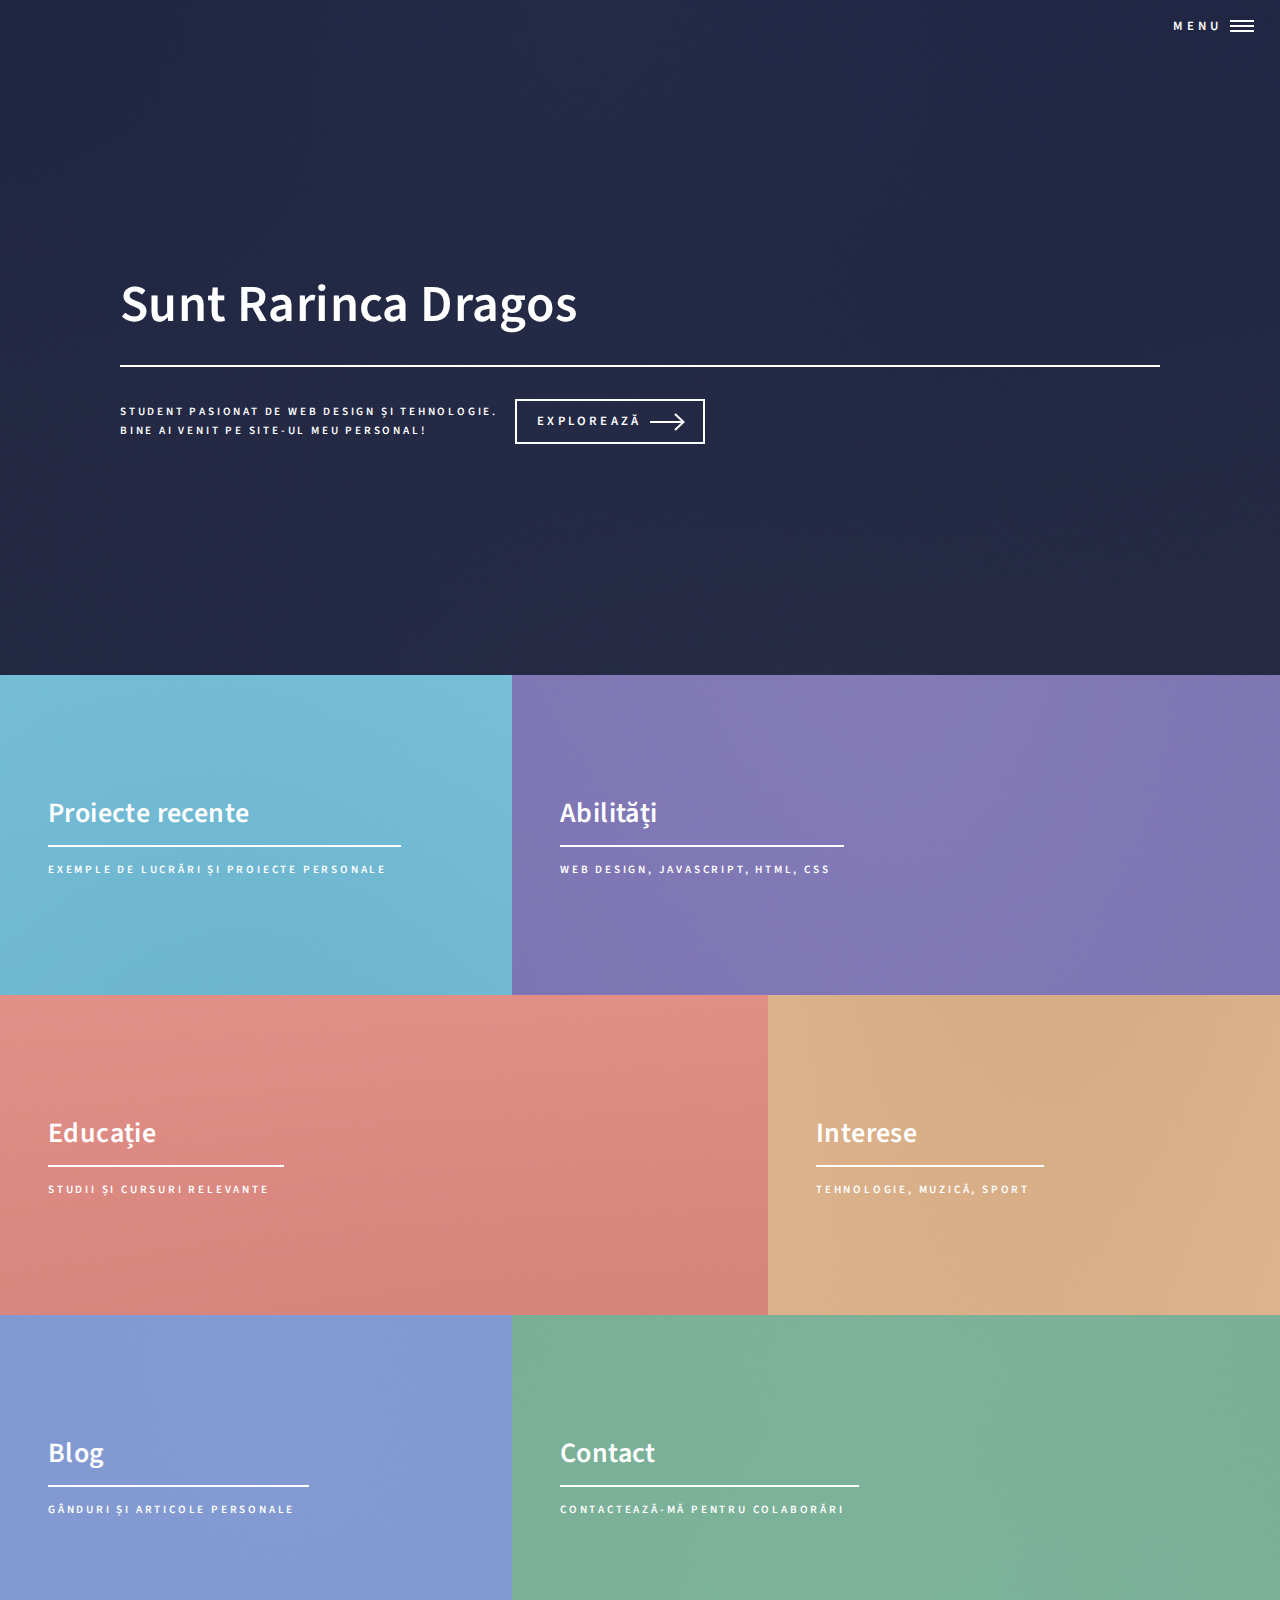
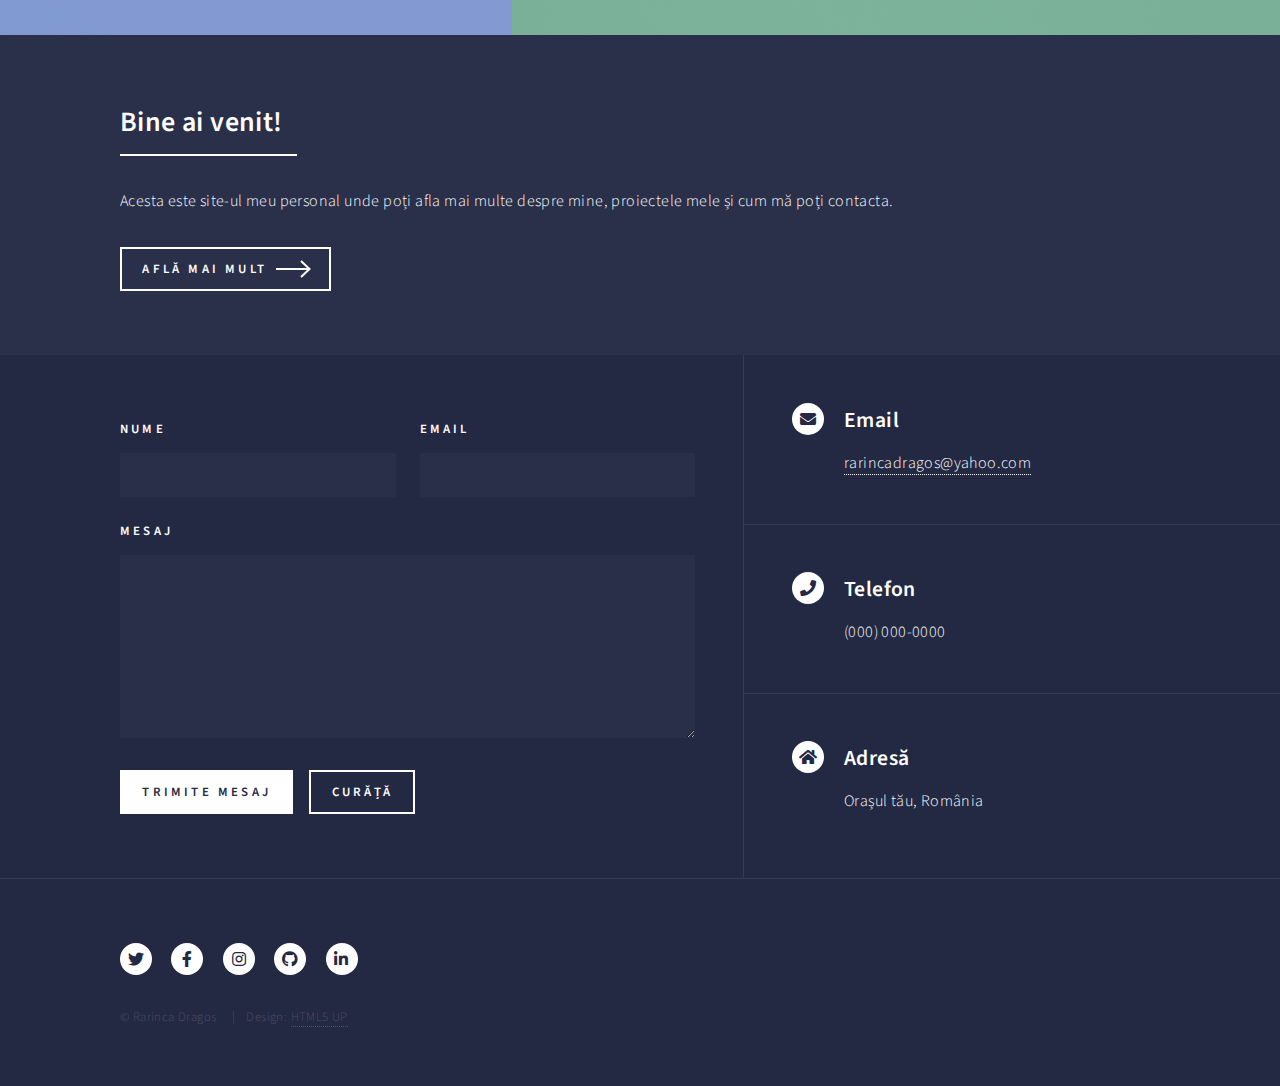
<file: index.html>
<!DOCTYPE HTML>
<!--
	Forty by HTML5 UP
	html5up.net | @ajlkn
	Free for personal and commercial use under the CCA 3.0 license (html5up.net/license)
-->
<html>

<head>
    <title>Rarinca Dragos</title>
    <meta charset="utf-8" />
    <meta name="viewport" content="width=device-width, initial-scale=1, user-scalable=no" />
    <link rel="stylesheet" href="assets/css/main.css" />
    <noscript>
        <link rel="stylesheet" href="assets/css/noscript.css" />
    </noscript>
</head>

<body class="is-preload">

    <!-- Wrapper -->
    <div id="wrapper">

        <!-- Header -->
        <header id="header" class="alt">
            <nav>
                <a href="#menu">Menu</a>
            </nav>
        </header>

        <!-- Menu -->
        <nav id="menu">
            <ul class="links">
                <li><a href="index.html">Home</a></li>
                <li><a href="landing.html">Landing</a></li>
                <li><a href="generic.html">Generic</a></li>
                <li><a href="elements.html">Elements</a></li>
            </ul>
            <ul class="actions stacked">
                <li><a href="#" class="button primary fit">Get Started</a></li>
                <li><a href="#" class="button fit">Log In</a></li>
            </ul>
        </nav>

        <!-- Banner -->
        <section id="banner" class="major">
            <div class="inner">
                <header class="major">
                    <h1>Sunt Rarinca Dragos</h1>
                </header>
                <div class="content">
                    <p>Student pasionat de web design și tehnologie.<br />
                        Bine ai venit pe site-ul meu personal!</p>
                    <ul class="actions">
                        <li><a href="#one" class="button next scrolly">Explorează</a></li>
                    </ul>
                </div>
            </div>
        </section>

        <!-- Main -->
        <div id="main">

            <!-- One -->
            <section id="one" class="tiles">
                <article>
                    <span class="image">
                        <img src="images/pic01.jpg" alt="" />
                    </span>
                    <header class="major">
                        <h3><a href="landing.html" class="link">Proiecte recente</a></h3>
                        <p>Exemple de lucrări și proiecte personale</p>
                    </header>
                </article>
                <article>
                    <span class="image">
                        <img src="images/pic02.jpg" alt="" />
                    </span>
                    <header class="major">
                        <h3><a href="landing.html" class="link">Abilități</a></h3>
                        <p>Web design, JavaScript, HTML, CSS</p>
                    </header>
                </article>
                <article>
                    <span class="image">
                        <img src="images/pic03.jpg" alt="" />
                    </span>
                    <header class="major">
                        <h3><a href="landing.html" class="link">Educație</a></h3>
                        <p>Studii și cursuri relevante</p>
                    </header>
                </article>
                <article>
                    <span class="image">
                        <img src="images/pic04.jpg" alt="" />
                    </span>
                    <header class="major">
                        <h3><a href="landing.html" class="link">Interese</a></h3>
                        <p>Tehnologie, muzică, sport</p>
                    </header>
                </article>
                <article>
                    <span class="image">
                        <img src="images/pic05.jpg" alt="" />
                    </span>
                    <header class="major">
                        <h3><a href="landing.html" class="link">Blog</a></h3>
                        <p>Gânduri și articole personale</p>
                    </header>
                </article>
                <article>
                    <span class="image">
                        <img src="images/pic06.jpg" alt="" />
                    </span>
                    <header class="major">
                        <h3><a href="landing.html" class="link">Contact</a></h3>
                        <p>Contactează-mă pentru colaborări</p>
                    </header>
                </article>
            </section>

            <!-- Two -->
            <section id="two">
                <div class="inner">
                    <header class="major">
                        <h2>Bine ai venit!</h2>
                    </header>
                    <p>Acesta este site-ul meu personal unde poți afla mai multe despre mine, proiectele mele și cum mă
                        poți contacta.</p>
                    <ul class="actions">
                        <li><a href="landing.html" class="button next">Află mai mult</a></li>
                    </ul>
                </div>
            </section>

        </div>

        <!-- Contact -->
        <section id="contact">
            <div class="inner">
                <section>
                    <form method="post" action="#">
                        <div class="fields">
                            <div class="field half">
                                <label for="name">Nume</label>
                                <input type="text" name="name" id="name" />
                            </div>
                            <div class="field half">
                                <label for="email">Email</label>
                                <input type="email" name="email" id="email" />
                            </div>
                            <div class="field">
                                <label for="message">Mesaj</label>
                                <textarea name="message" id="message" rows="6"></textarea>
                            </div>
                        </div>
                        <ul class="actions">
                            <li><input type="submit" value="Trimite Mesaj" class="primary" /></li>
                            <li><input type="reset" value="Curăță" /></li>
                        </ul>
                    </form>
                </section>
                <section class="split">
                    <section>
                        <div class="contact-method">
                            <span class="icon solid alt fa-envelope"></span>
                            <h3>Email</h3>
                            <a href="mailto:rarincadragos@yahoo.com">rarincadragos@yahoo.com</a>
                        </div>
                    </section>
                    <section>
                        <div class="contact-method">
                            <span class="icon solid alt fa-phone"></span>
                            <h3>Telefon</h3>
                            <span>(000) 000-0000</span>
                        </div>
                    </section>
                    <section>
                        <div class="contact-method">
                            <span class="icon solid alt fa-home"></span>
                            <h3>Adresă</h3>
                            <span>Orașul tău, România</span>
                        </div>
                    </section>
                </section>
            </div>
        </section>

        <!-- Footer -->
        <footer id="footer">
            <div class="inner">
                <ul class="icons">
                    <li><a href="#" class="icon brands alt fa-twitter"><span class="label">Twitter</span></a></li>
                    <li><a href="#" class="icon brands alt fa-facebook-f"><span class="label">Facebook</span></a></li>
                    <li><a href="#" class="icon brands alt fa-instagram"><span class="label">Instagram</span></a></li>
                    <li><a href="#" class="icon brands alt fa-github"><span class="label">GitHub</span></a></li>
                    <li><a href="#" class="icon brands alt fa-linkedin-in"><span class="label">LinkedIn</span></a></li>
                </ul>
                <ul class="copyright">
                    <li>&copy; Rarinca Dragos</li>
                    <li>Design: <a href="https://html5up.net">HTML5 UP</a></li>
                </ul>
            </div>
        </footer>

    </div>

    <!-- Scripts -->
    <script src="assets/js/jquery.min.js"></script>
    <script src="assets/js/jquery.scrolly.min.js"></script>
    <script src="assets/js/jquery.scrollex.min.js"></script>
    <script src="assets/js/browser.min.js"></script>
    <script src="assets/js/breakpoints.min.js"></script>
    <script src="assets/js/util.js"></script>
    <script src="assets/js/main.js"></script>

</body>

</html>
</file>
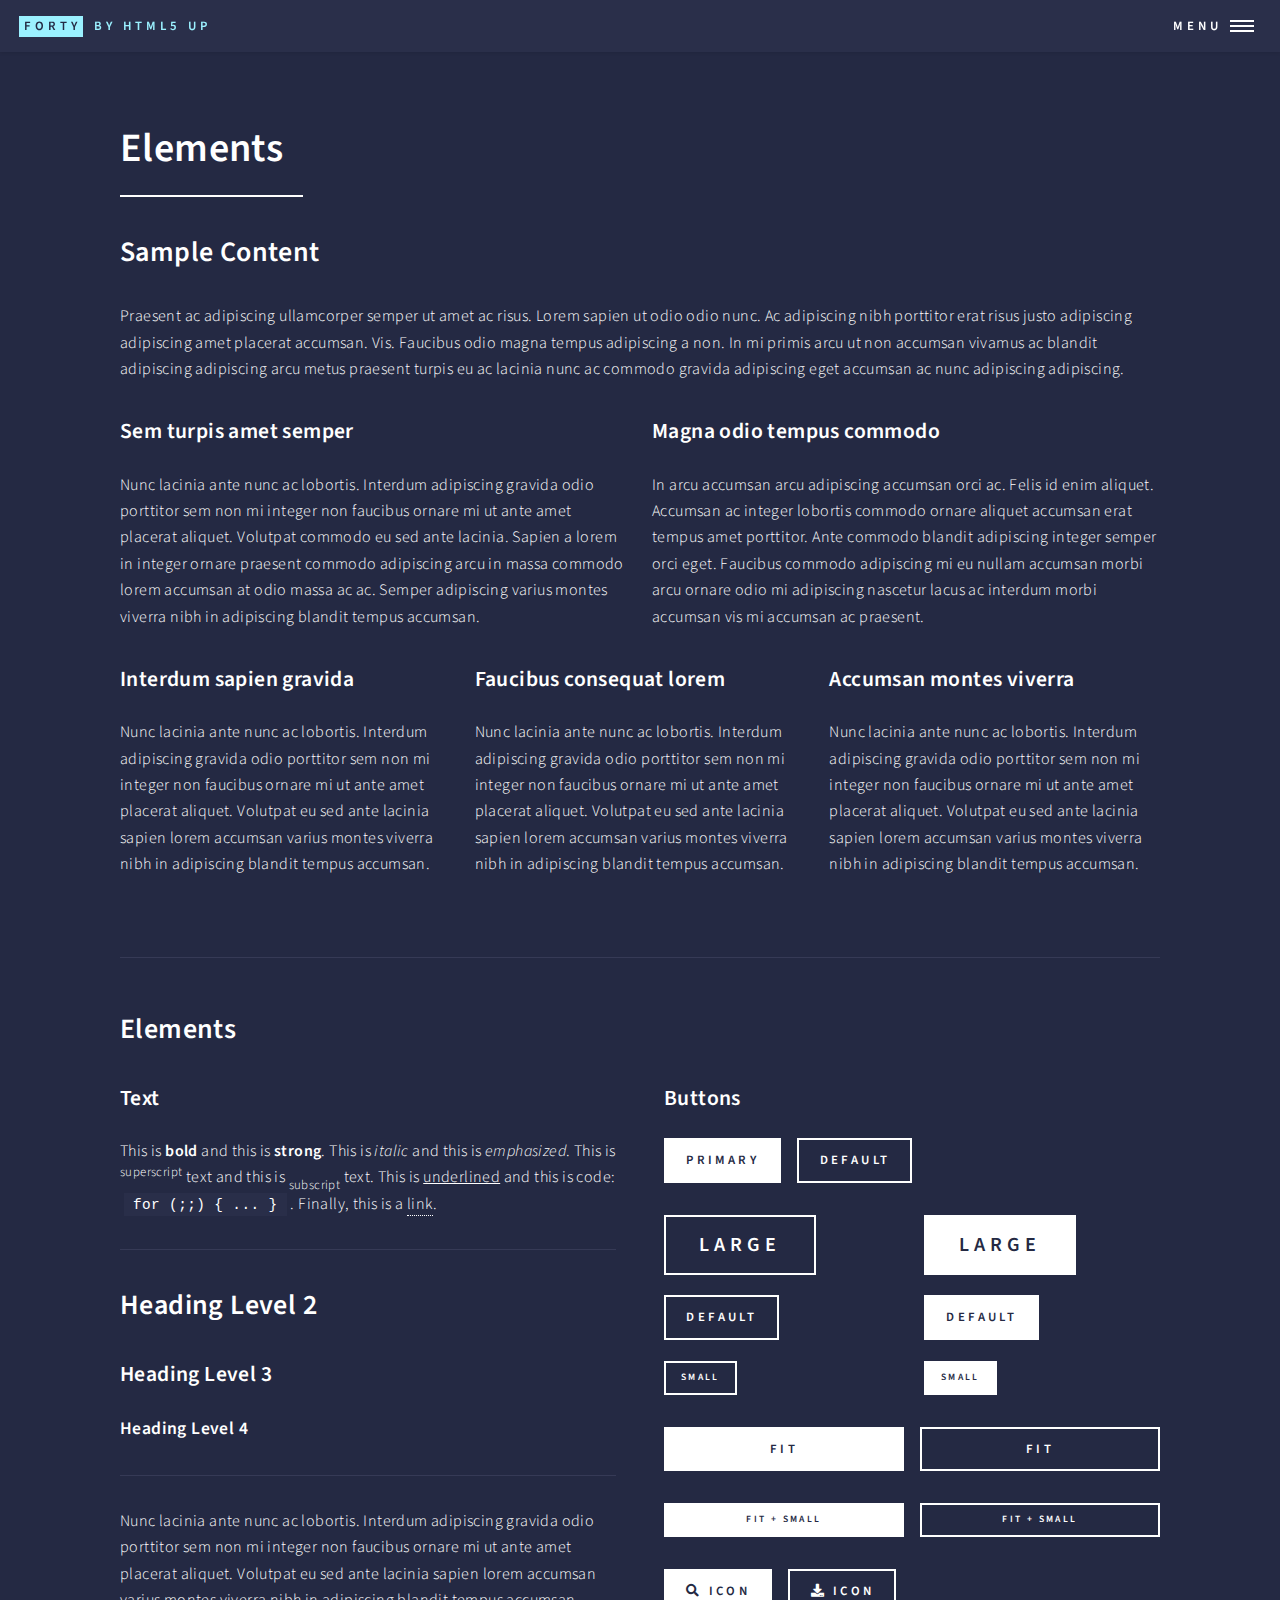
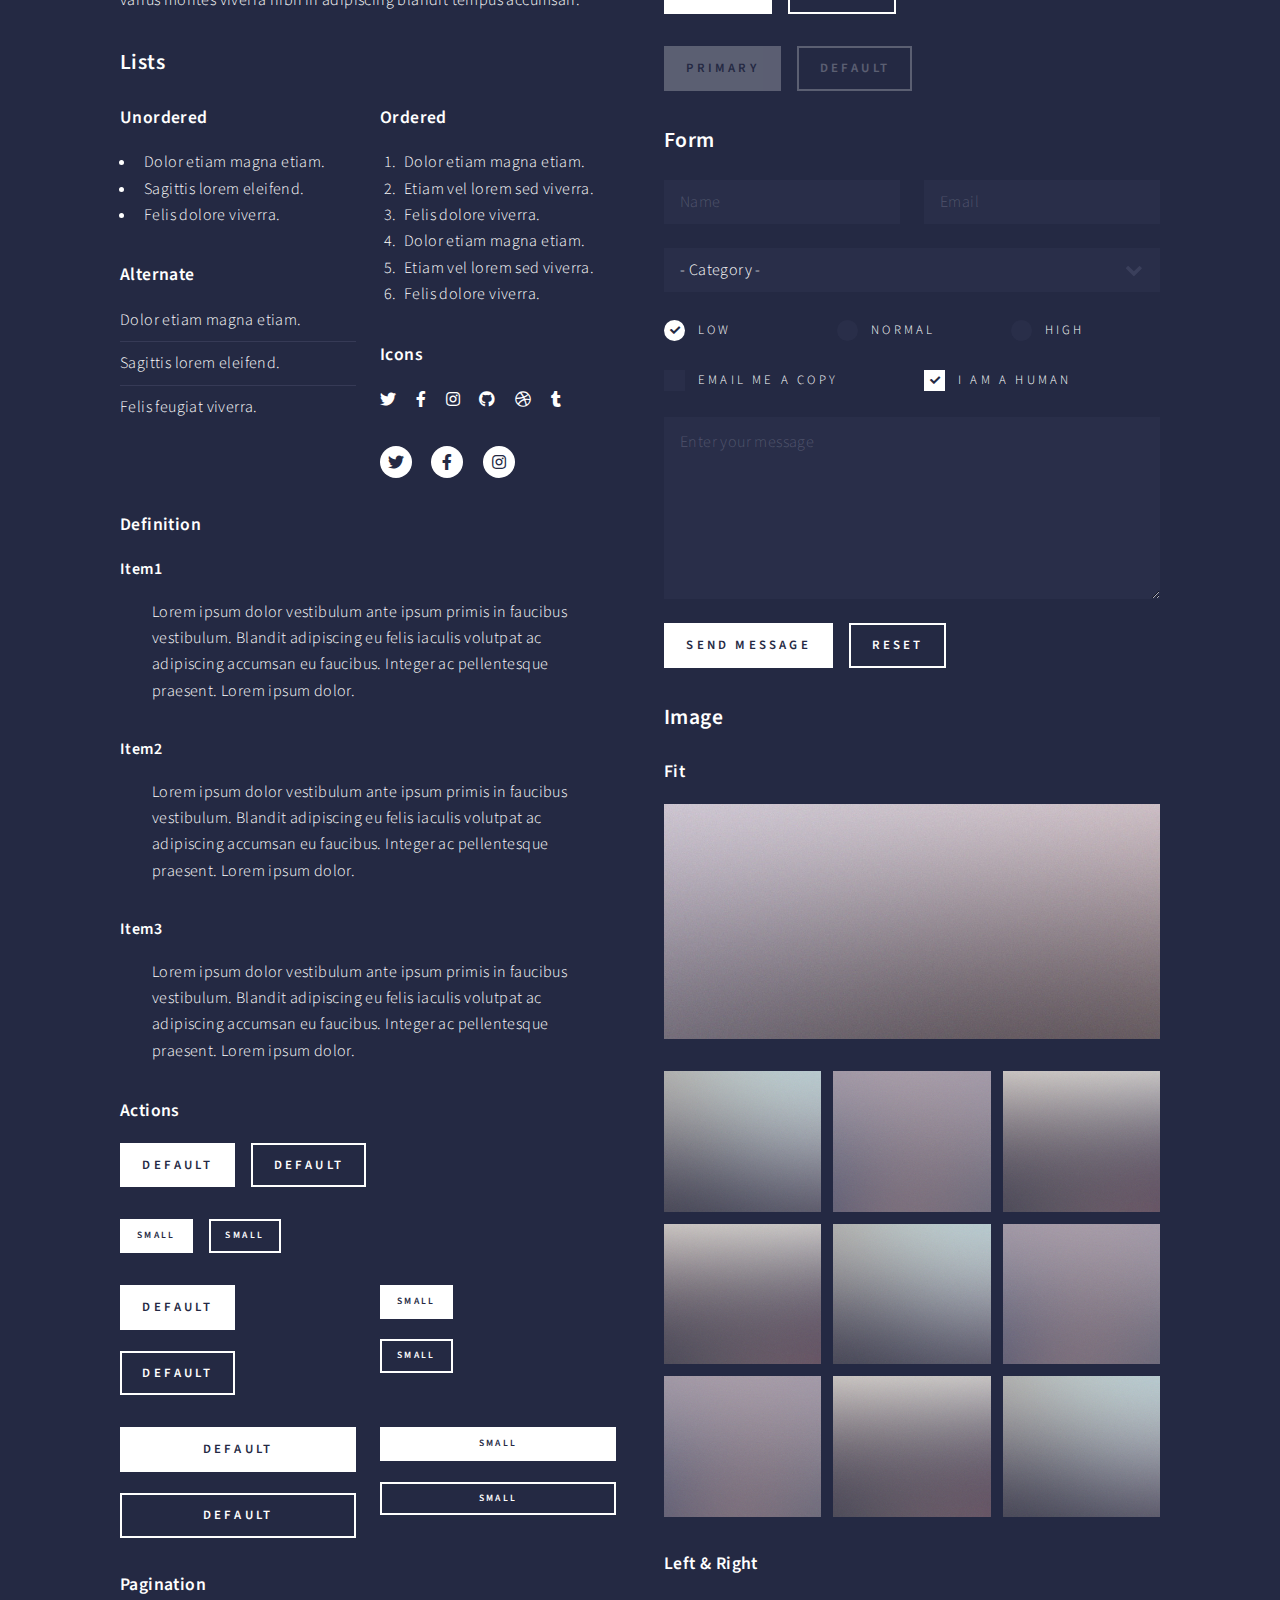
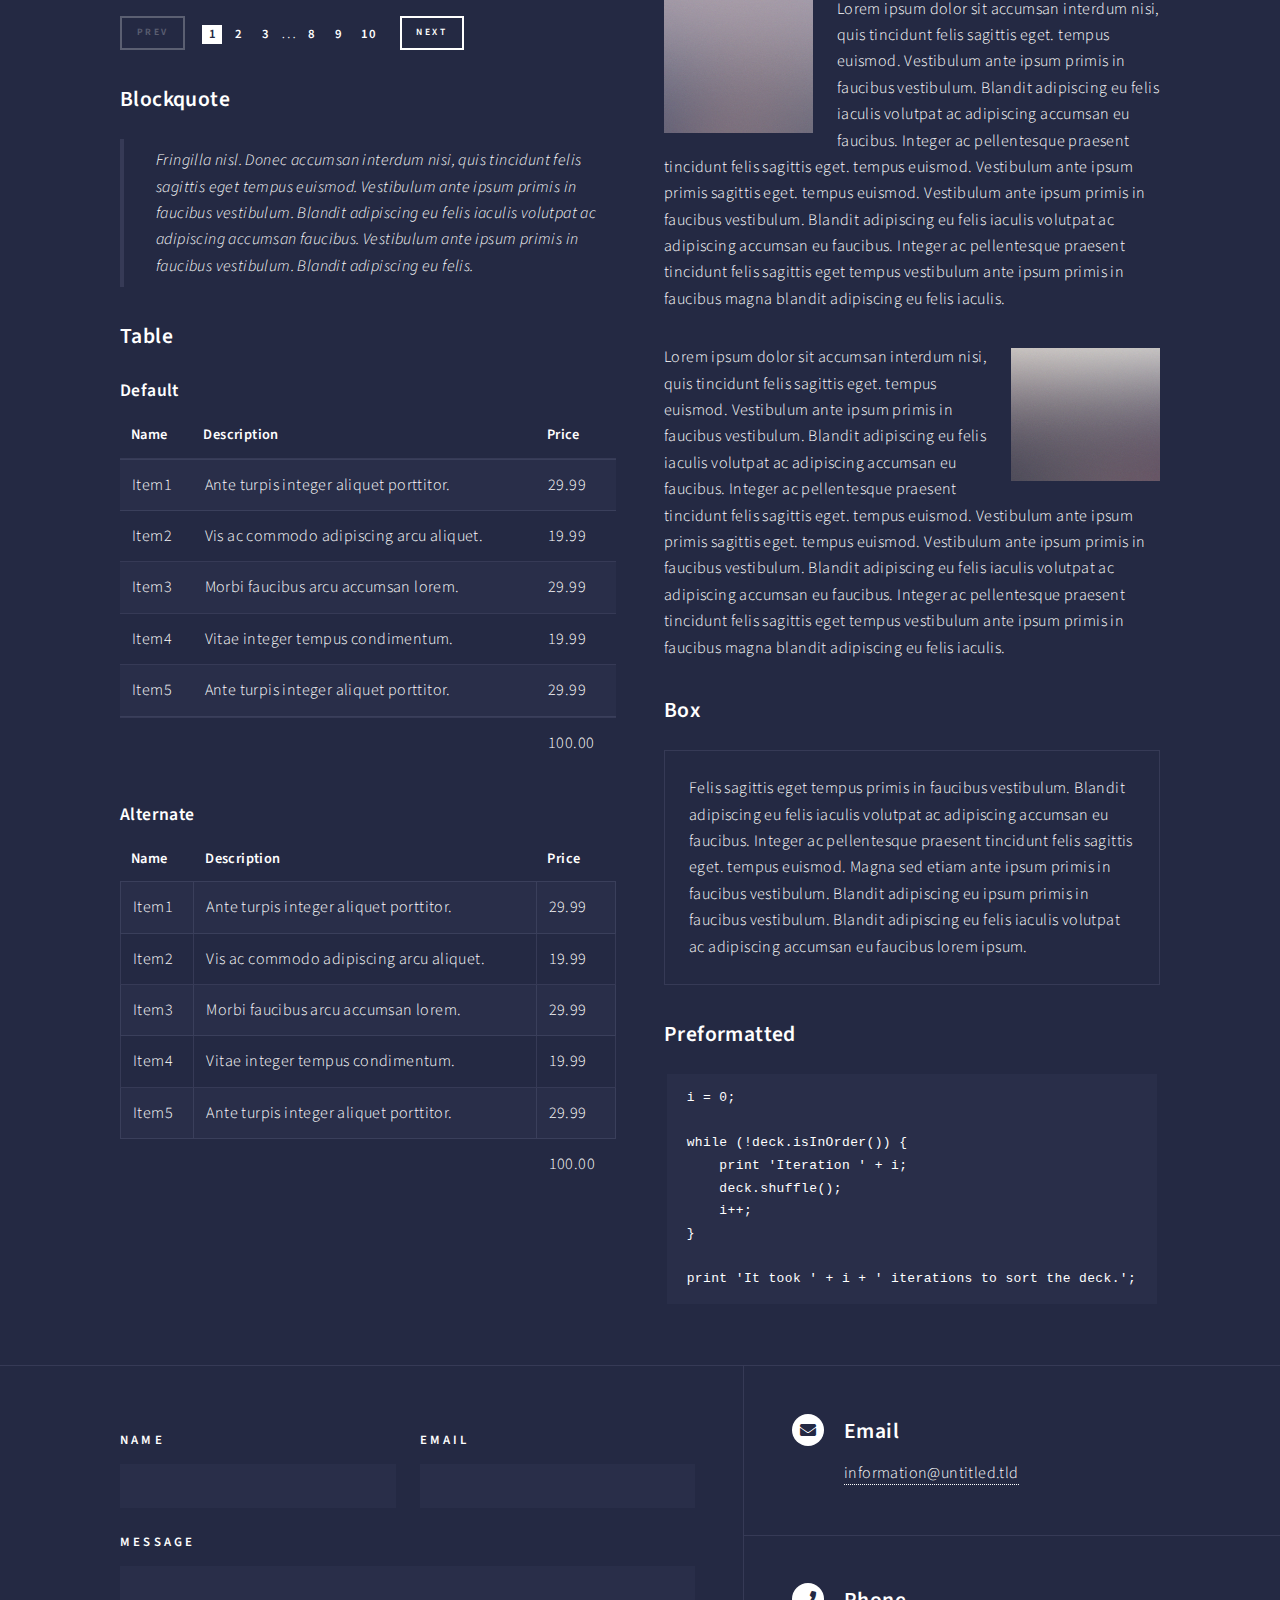
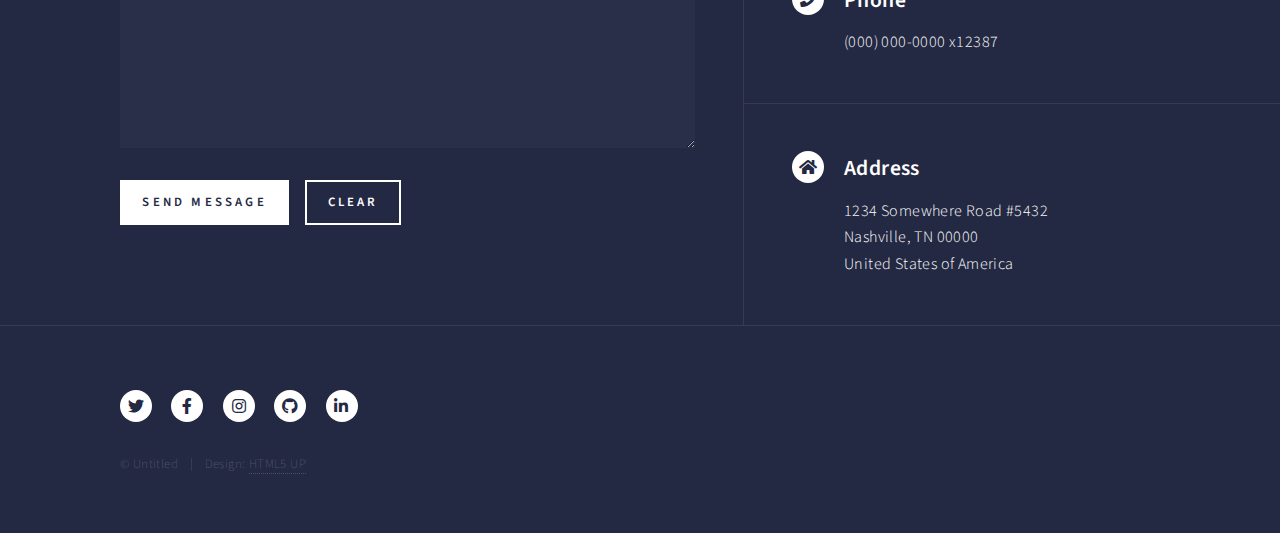
<file: elements.html>
<!DOCTYPE HTML>
<!--
	Forty by HTML5 UP
	html5up.net | @ajlkn
	Free for personal and commercial use under the CCA 3.0 license (html5up.net/license)
-->
<html>
	<head>
		<title>Elements - Forty by HTML5 UP</title>
		<meta charset="utf-8" />
		<meta name="viewport" content="width=device-width, initial-scale=1, user-scalable=no" />
		<link rel="stylesheet" href="assets/css/main.css" />
		<noscript><link rel="stylesheet" href="assets/css/noscript.css" /></noscript>
	</head>
	<body class="is-preload">

		<!-- Wrapper -->
			<div id="wrapper">

				<!-- Header -->
					<header id="header">
						<a href="index.html" class="logo"><strong>Forty</strong> <span>by HTML5 UP</span></a>
						<nav>
							<a href="#menu">Menu</a>
						</nav>
					</header>

				<!-- Menu -->
					<nav id="menu">
						<ul class="links">
							<li><a href="index.html">Home</a></li>
							<li><a href="landing.html">Landing</a></li>
							<li><a href="generic.html">Generic</a></li>
							<li><a href="elements.html">Elements</a></li>
						</ul>
						<ul class="actions stacked">
							<li><a href="#" class="button primary fit">Get Started</a></li>
							<li><a href="#" class="button fit">Log In</a></li>
						</ul>
					</nav>

				<!-- Main -->
					<div id="main" class="alt">

						<!-- One -->
							<section id="one">
								<div class="inner">
									<header class="major">
										<h1>Elements</h1>
									</header>

									<!-- Content -->
										<h2 id="content">Sample Content</h2>
										<p>Praesent ac adipiscing ullamcorper semper ut amet ac risus. Lorem sapien ut odio odio nunc. Ac adipiscing nibh porttitor erat risus justo adipiscing adipiscing amet placerat accumsan. Vis. Faucibus odio magna tempus adipiscing a non. In mi primis arcu ut non accumsan vivamus ac blandit adipiscing adipiscing arcu metus praesent turpis eu ac lacinia nunc ac commodo gravida adipiscing eget accumsan ac nunc adipiscing adipiscing.</p>
										<div class="row">
											<div class="col-6 col-12-small">
												<h3>Sem turpis amet semper</h3>
												<p>Nunc lacinia ante nunc ac lobortis. Interdum adipiscing gravida odio porttitor sem non mi integer non faucibus ornare mi ut ante amet placerat aliquet. Volutpat commodo eu sed ante lacinia. Sapien a lorem in integer ornare praesent commodo adipiscing arcu in massa commodo lorem accumsan at odio massa ac ac. Semper adipiscing varius montes viverra nibh in adipiscing blandit tempus accumsan.</p>
											</div>
											<div class="col-6 col-12-small">
												<h3>Magna odio tempus commodo</h3>
												<p>In arcu accumsan arcu adipiscing accumsan orci ac. Felis id enim aliquet. Accumsan ac integer lobortis commodo ornare aliquet accumsan erat tempus amet porttitor. Ante commodo blandit adipiscing integer semper orci eget. Faucibus commodo adipiscing mi eu nullam accumsan morbi arcu ornare odio mi adipiscing nascetur lacus ac interdum morbi accumsan vis mi accumsan ac praesent.</p>
											</div>
											<!-- Break -->
											<div class="col-4 col-12-medium">
												<h3>Interdum sapien gravida</h3>
												<p>Nunc lacinia ante nunc ac lobortis. Interdum adipiscing gravida odio porttitor sem non mi integer non faucibus ornare mi ut ante amet placerat aliquet. Volutpat eu sed ante lacinia sapien lorem accumsan varius montes viverra nibh in adipiscing blandit tempus accumsan.</p>
											</div>
											<div class="col-4 col-12-medium">
												<h3>Faucibus consequat lorem</h3>
												<p>Nunc lacinia ante nunc ac lobortis. Interdum adipiscing gravida odio porttitor sem non mi integer non faucibus ornare mi ut ante amet placerat aliquet. Volutpat eu sed ante lacinia sapien lorem accumsan varius montes viverra nibh in adipiscing blandit tempus accumsan.</p>
											</div>
											<div class="col-4 col-12-medium">
												<h3>Accumsan montes viverra</h3>
												<p>Nunc lacinia ante nunc ac lobortis. Interdum adipiscing gravida odio porttitor sem non mi integer non faucibus ornare mi ut ante amet placerat aliquet. Volutpat eu sed ante lacinia sapien lorem accumsan varius montes viverra nibh in adipiscing blandit tempus accumsan.</p>
											</div>
										</div>

									<hr class="major" />

									<!-- Elements -->
										<h2 id="elements">Elements</h2>
										<div class="row gtr-200">
											<div class="col-6 col-12-medium">

												<!-- Text stuff -->
													<h3>Text</h3>
													<p>This is <b>bold</b> and this is <strong>strong</strong>. This is <i>italic</i> and this is <em>emphasized</em>.
													This is <sup>superscript</sup> text and this is <sub>subscript</sub> text.
													This is <u>underlined</u> and this is code: <code>for (;;) { ... }</code>.
													Finally, this is a <a href="#">link</a>.</p>
													<hr />
													<h2>Heading Level 2</h2>
													<h3>Heading Level 3</h3>
													<h4>Heading Level 4</h4>
													<hr />
													<p>Nunc lacinia ante nunc ac lobortis. Interdum adipiscing gravida odio porttitor sem non mi integer non faucibus ornare mi ut ante amet placerat aliquet. Volutpat eu sed ante lacinia sapien lorem accumsan varius montes viverra nibh in adipiscing blandit tempus accumsan.</p>

												<!-- Lists -->
													<h3>Lists</h3>
													<div class="row">
														<div class="col-6 col-12-small">

															<h4>Unordered</h4>
															<ul>
																<li>Dolor etiam magna etiam.</li>
																<li>Sagittis lorem eleifend.</li>
																<li>Felis dolore viverra.</li>
															</ul>

															<h4>Alternate</h4>
															<ul class="alt">
																<li>Dolor etiam magna etiam.</li>
																<li>Sagittis lorem eleifend.</li>
																<li>Felis feugiat viverra.</li>
															</ul>

														</div>
														<div class="col-6 col-12-small">

															<h4>Ordered</h4>
															<ol>
																<li>Dolor etiam magna etiam.</li>
																<li>Etiam vel lorem sed viverra.</li>
																<li>Felis dolore viverra.</li>
																<li>Dolor etiam magna etiam.</li>
																<li>Etiam vel lorem sed viverra.</li>
																<li>Felis dolore viverra.</li>
															</ol>

															<h4>Icons</h4>
															<ul class="icons">
																<li><a href="#" class="icon brands fa-twitter"><span class="label">Twitter</span></a></li>
																<li><a href="#" class="icon brands fa-facebook-f"><span class="label">Facebook</span></a></li>
																<li><a href="#" class="icon brands fa-instagram"><span class="label">Instagram</span></a></li>
																<li><a href="#" class="icon brands fa-github"><span class="label">Github</span></a></li>
																<li><a href="#" class="icon brands fa-dribbble"><span class="label">Dribbble</span></a></li>
																<li><a href="#" class="icon brands fa-tumblr"><span class="label">Tumblr</span></a></li>
															</ul>
															<ul class="icons">
																<li><a href="#" class="icon brands alt fa-twitter"><span class="label">Twitter</span></a></li>
																<li><a href="#" class="icon brands alt fa-facebook-f"><span class="label">Facebook</span></a></li>
																<li><a href="#" class="icon brands alt fa-instagram"><span class="label">Instagram</span></a></li>
															</ul>

														</div>
													</div>
													<h4>Definition</h4>
													<dl>
														<dt>Item1</dt>
														<dd>
															<p>Lorem ipsum dolor vestibulum ante ipsum primis in faucibus vestibulum. Blandit adipiscing eu felis iaculis volutpat ac adipiscing accumsan eu faucibus. Integer ac pellentesque praesent. Lorem ipsum dolor.</p>
														</dd>
														<dt>Item2</dt>
														<dd>
															<p>Lorem ipsum dolor vestibulum ante ipsum primis in faucibus vestibulum. Blandit adipiscing eu felis iaculis volutpat ac adipiscing accumsan eu faucibus. Integer ac pellentesque praesent. Lorem ipsum dolor.</p>
														</dd>
														<dt>Item3</dt>
														<dd>
															<p>Lorem ipsum dolor vestibulum ante ipsum primis in faucibus vestibulum. Blandit adipiscing eu felis iaculis volutpat ac adipiscing accumsan eu faucibus. Integer ac pellentesque praesent. Lorem ipsum dolor.</p>
														</dd>
													</dl>

													<h4>Actions</h4>
													<ul class="actions">
														<li><a href="#" class="button primary">Default</a></li>
														<li><a href="#" class="button">Default</a></li>
													</ul>
													<ul class="actions small">
														<li><a href="#" class="button primary small">Small</a></li>
														<li><a href="#" class="button small">Small</a></li>
													</ul>
													<div class="row">
														<div class="col-6 col-12-small">
															<ul class="actions stacked">
																<li><a href="#" class="button primary">Default</a></li>
																<li><a href="#" class="button">Default</a></li>
															</ul>
														</div>
														<div class="col-6 col-12-small">
															<ul class="actions stacked">
																<li><a href="#" class="button primary small">Small</a></li>
																<li><a href="#" class="button small">Small</a></li>
															</ul>
														</div>
														<div class="col-6 col-12-small">
															<ul class="actions stacked">
																<li><a href="#" class="button primary fit">Default</a></li>
																<li><a href="#" class="button fit">Default</a></li>
															</ul>
														</div>
														<div class="col-6 col-12-small">
															<ul class="actions stacked">
																<li><a href="#" class="button primary small fit">Small</a></li>
																<li><a href="#" class="button small fit">Small</a></li>
															</ul>
														</div>
													</div>

													<h4>Pagination</h4>
													<ul class="pagination">
														<li><span class="button small disabled">Prev</span></li>
														<li><a href="#" class="page active">1</a></li>
														<li><a href="#" class="page">2</a></li>
														<li><a href="#" class="page">3</a></li>
														<li><span>&hellip;</span></li>
														<li><a href="#" class="page">8</a></li>
														<li><a href="#" class="page">9</a></li>
														<li><a href="#" class="page">10</a></li>
														<li><a href="#" class="button small">Next</a></li>
													</ul>

												<!-- Blockquote -->
													<h3>Blockquote</h3>
													<blockquote>Fringilla nisl. Donec accumsan interdum nisi, quis tincidunt felis sagittis eget tempus euismod. Vestibulum ante ipsum primis in faucibus vestibulum. Blandit adipiscing eu felis iaculis volutpat ac adipiscing accumsan faucibus. Vestibulum ante ipsum primis in faucibus vestibulum. Blandit adipiscing eu felis.</blockquote>

												<!-- Table -->
													<h3>Table</h3>

													<h4>Default</h4>
													<div class="table-wrapper">
														<table>
															<thead>
																<tr>
																	<th>Name</th>
																	<th>Description</th>
																	<th>Price</th>
																</tr>
															</thead>
															<tbody>
																<tr>
																	<td>Item1</td>
																	<td>Ante turpis integer aliquet porttitor.</td>
																	<td>29.99</td>
																</tr>
																<tr>
																	<td>Item2</td>
																	<td>Vis ac commodo adipiscing arcu aliquet.</td>
																	<td>19.99</td>
																</tr>
																<tr>
																	<td>Item3</td>
																	<td> Morbi faucibus arcu accumsan lorem.</td>
																	<td>29.99</td>
																</tr>
																<tr>
																	<td>Item4</td>
																	<td>Vitae integer tempus condimentum.</td>
																	<td>19.99</td>
																</tr>
																<tr>
																	<td>Item5</td>
																	<td>Ante turpis integer aliquet porttitor.</td>
																	<td>29.99</td>
																</tr>
															</tbody>
															<tfoot>
																<tr>
																	<td colspan="2"></td>
																	<td>100.00</td>
																</tr>
															</tfoot>
														</table>
													</div>

													<h4>Alternate</h4>
													<div class="table-wrapper">
														<table class="alt">
															<thead>
																<tr>
																	<th>Name</th>
																	<th>Description</th>
																	<th>Price</th>
																</tr>
															</thead>
															<tbody>
																<tr>
																	<td>Item1</td>
																	<td>Ante turpis integer aliquet porttitor.</td>
																	<td>29.99</td>
																</tr>
																<tr>
																	<td>Item2</td>
																	<td>Vis ac commodo adipiscing arcu aliquet.</td>
																	<td>19.99</td>
																</tr>
																<tr>
																	<td>Item3</td>
																	<td> Morbi faucibus arcu accumsan lorem.</td>
																	<td>29.99</td>
																</tr>
																<tr>
																	<td>Item4</td>
																	<td>Vitae integer tempus condimentum.</td>
																	<td>19.99</td>
																</tr>
																<tr>
																	<td>Item5</td>
																	<td>Ante turpis integer aliquet porttitor.</td>
																	<td>29.99</td>
																</tr>
															</tbody>
															<tfoot>
																<tr>
																	<td colspan="2"></td>
																	<td>100.00</td>
																</tr>
															</tfoot>
														</table>
													</div>

											</div>
											<div class="col-6 col-12-medium">

												<!-- Buttons -->
													<h3>Buttons</h3>
													<ul class="actions">
														<li><a href="#" class="button primary">Primary</a></li>
														<li><a href="#" class="button">Default</a></li>
													</ul>
													<div class="row">
														<div class="col-6 col-12-xsmall">
															<ul class="actions stacked">
																<li><a href="#" class="button large">Large</a></li>
																<li><a href="#" class="button">Default</a></li>
																<li><a href="#" class="button small">Small</a></li>
															</ul>
														</div>
														<div class="col-6 col-12-xsmall">
															<ul class="actions stacked">
																<li><a href="#" class="button primary large">Large</a></li>
																<li><a href="#" class="button primary">Default</a></li>
																<li><a href="#" class="button primary small">Small</a></li>
															</ul>
														</div>
													</div>
													<ul class="actions fit">
														<li><a href="#" class="button primary fit">Fit</a></li>
														<li><a href="#" class="button fit">Fit</a></li>
													</ul>
													<ul class="actions fit small">
														<li><a href="#" class="button primary fit small">Fit + Small</a></li>
														<li><a href="#" class="button fit small">Fit + Small</a></li>
													</ul>
													<ul class="actions">
														<li><a href="#" class="button primary icon solid fa-search">Icon</a></li>
														<li><a href="#" class="button icon solid fa-download">Icon</a></li>
													</ul>
													<ul class="actions">
														<li><span class="button primary disabled">Primary</span></li>
														<li><span class="button disabled">Default</span></li>
													</ul>

												<!-- Form -->
													<h3>Form</h3>

													<form method="post" action="#">
														<div class="row gtr-uniform">
															<div class="col-6 col-12-xsmall">
																<input type="text" name="demo-name" id="demo-name" value="" placeholder="Name" />
															</div>
															<div class="col-6 col-12-xsmall">
																<input type="email" name="demo-email" id="demo-email" value="" placeholder="Email" />
															</div>
															<!-- Break -->
															<div class="col-12">
																<select name="demo-category" id="demo-category">
																	<option value="">- Category -</option>
																	<option value="1">Manufacturing</option>
																	<option value="1">Shipping</option>
																	<option value="1">Administration</option>
																	<option value="1">Human Resources</option>
																</select>
															</div>
															<!-- Break -->
															<div class="col-4 col-12-small">
																<input type="radio" id="demo-priority-low" name="demo-priority" checked>
																<label for="demo-priority-low">Low</label>
															</div>
															<div class="col-4 col-12-small">
																<input type="radio" id="demo-priority-normal" name="demo-priority">
																<label for="demo-priority-normal">Normal</label>
															</div>
															<div class="col-4 col-12-small">
																<input type="radio" id="demo-priority-high" name="demo-priority">
																<label for="demo-priority-high">High</label>
															</div>
															<!-- Break -->
															<div class="col-6 col-12-small">
																<input type="checkbox" id="demo-copy" name="demo-copy">
																<label for="demo-copy">Email me a copy</label>
															</div>
															<div class="col-6 col-12-small">
																<input type="checkbox" id="demo-human" name="demo-human" checked>
																<label for="demo-human">I am a human</label>
															</div>
															<!-- Break -->
															<div class="col-12">
																<textarea name="demo-message" id="demo-message" placeholder="Enter your message" rows="6"></textarea>
															</div>
															<!-- Break -->
															<div class="col-12">
																<ul class="actions">
																	<li><input type="submit" value="Send Message" class="primary" /></li>
																	<li><input type="reset" value="Reset" /></li>
																</ul>
															</div>
														</div>
													</form>

												<!-- Image -->
													<h3>Image</h3>

													<h4>Fit</h4>
													<span class="image fit"><img src="images/pic03.jpg" alt="" /></span>
													<div class="box alt">
														<div class="row gtr-50 gtr-uniform">
															<div class="col-4"><span class="image fit"><img src="images/pic08.jpg" alt="" /></span></div>
															<div class="col-4"><span class="image fit"><img src="images/pic09.jpg" alt="" /></span></div>
															<div class="col-4"><span class="image fit"><img src="images/pic10.jpg" alt="" /></span></div>
															<!-- Break -->
															<div class="col-4"><span class="image fit"><img src="images/pic10.jpg" alt="" /></span></div>
															<div class="col-4"><span class="image fit"><img src="images/pic08.jpg" alt="" /></span></div>
															<div class="col-4"><span class="image fit"><img src="images/pic09.jpg" alt="" /></span></div>
															<!-- Break -->
															<div class="col-4"><span class="image fit"><img src="images/pic09.jpg" alt="" /></span></div>
															<div class="col-4"><span class="image fit"><img src="images/pic10.jpg" alt="" /></span></div>
															<div class="col-4"><span class="image fit"><img src="images/pic08.jpg" alt="" /></span></div>
														</div>
													</div>

													<h4>Left &amp; Right</h4>
													<p><span class="image left"><img src="images/pic09.jpg" alt="" /></span>Lorem ipsum dolor sit accumsan interdum nisi, quis tincidunt felis sagittis eget. tempus euismod. Vestibulum ante ipsum primis in faucibus vestibulum. Blandit adipiscing eu felis iaculis volutpat ac adipiscing accumsan eu faucibus. Integer ac pellentesque praesent tincidunt felis sagittis eget. tempus euismod. Vestibulum ante ipsum primis sagittis eget. tempus euismod. Vestibulum ante ipsum primis in faucibus vestibulum. Blandit adipiscing eu felis iaculis volutpat ac adipiscing accumsan eu faucibus. Integer ac pellentesque praesent tincidunt felis sagittis eget tempus vestibulum ante ipsum primis in faucibus magna blandit adipiscing eu felis iaculis.</p>
													<p><span class="image right"><img src="images/pic10.jpg" alt="" /></span>Lorem ipsum dolor sit accumsan interdum nisi, quis tincidunt felis sagittis eget. tempus euismod. Vestibulum ante ipsum primis in faucibus vestibulum. Blandit adipiscing eu felis iaculis volutpat ac adipiscing accumsan eu faucibus. Integer ac pellentesque praesent tincidunt felis sagittis eget. tempus euismod. Vestibulum ante ipsum primis sagittis eget. tempus euismod. Vestibulum ante ipsum primis in faucibus vestibulum. Blandit adipiscing eu felis iaculis volutpat ac adipiscing accumsan eu faucibus. Integer ac pellentesque praesent tincidunt felis sagittis eget tempus vestibulum ante ipsum primis in faucibus magna blandit adipiscing eu felis iaculis.</p>

												<!-- Box -->
													<h3>Box</h3>
													<div class="box">
														<p>Felis sagittis eget tempus primis in faucibus vestibulum. Blandit adipiscing eu felis iaculis volutpat ac adipiscing accumsan eu faucibus. Integer ac pellentesque praesent tincidunt felis sagittis eget. tempus euismod. Magna sed etiam ante ipsum primis in faucibus vestibulum. Blandit adipiscing eu ipsum primis in faucibus vestibulum. Blandit adipiscing eu felis iaculis volutpat ac adipiscing accumsan eu faucibus lorem ipsum.</p>
													</div>

												<!-- Preformatted Code -->
													<h3>Preformatted</h3>
													<pre><code>i = 0;

while (!deck.isInOrder()) {
    print 'Iteration ' + i;
    deck.shuffle();
    i++;
}

print 'It took ' + i + ' iterations to sort the deck.';
</code></pre>

											</div>
										</div>

								</div>
							</section>

					</div>

				<!-- Contact -->
					<section id="contact">
						<div class="inner">
							<section>
								<form method="post" action="#">
									<div class="fields">
										<div class="field half">
											<label for="name">Name</label>
											<input type="text" name="name" id="name" />
										</div>
										<div class="field half">
											<label for="email">Email</label>
											<input type="text" name="email" id="email" />
										</div>
										<div class="field">
											<label for="message">Message</label>
											<textarea name="message" id="message" rows="6"></textarea>
										</div>
									</div>
									<ul class="actions">
										<li><input type="submit" value="Send Message" class="primary" /></li>
										<li><input type="reset" value="Clear" /></li>
									</ul>
								</form>
							</section>
							<section class="split">
								<section>
									<div class="contact-method">
										<span class="icon solid alt fa-envelope"></span>
										<h3>Email</h3>
										<a href="#">information@untitled.tld</a>
									</div>
								</section>
								<section>
									<div class="contact-method">
										<span class="icon solid alt fa-phone"></span>
										<h3>Phone</h3>
										<span>(000) 000-0000 x12387</span>
									</div>
								</section>
								<section>
									<div class="contact-method">
										<span class="icon solid alt fa-home"></span>
										<h3>Address</h3>
										<span>1234 Somewhere Road #5432<br />
										Nashville, TN 00000<br />
										United States of America</span>
									</div>
								</section>
							</section>
						</div>
					</section>

				<!-- Footer -->
					<footer id="footer">
						<div class="inner">
							<ul class="icons">
								<li><a href="#" class="icon brands alt fa-twitter"><span class="label">Twitter</span></a></li>
								<li><a href="#" class="icon brands alt fa-facebook-f"><span class="label">Facebook</span></a></li>
								<li><a href="#" class="icon brands alt fa-instagram"><span class="label">Instagram</span></a></li>
								<li><a href="#" class="icon brands alt fa-github"><span class="label">GitHub</span></a></li>
								<li><a href="#" class="icon brands alt fa-linkedin-in"><span class="label">LinkedIn</span></a></li>
							</ul>
							<ul class="copyright">
								<li>&copy; Untitled</li><li>Design: <a href="https://html5up.net">HTML5 UP</a></li>
							</ul>
						</div>
					</footer>

			</div>

		<!-- Scripts -->
			<script src="assets/js/jquery.min.js"></script>
			<script src="assets/js/jquery.scrolly.min.js"></script>
			<script src="assets/js/jquery.scrollex.min.js"></script>
			<script src="assets/js/browser.min.js"></script>
			<script src="assets/js/breakpoints.min.js"></script>
			<script src="assets/js/util.js"></script>
			<script src="assets/js/main.js"></script>

	</body>
</html>
</file>
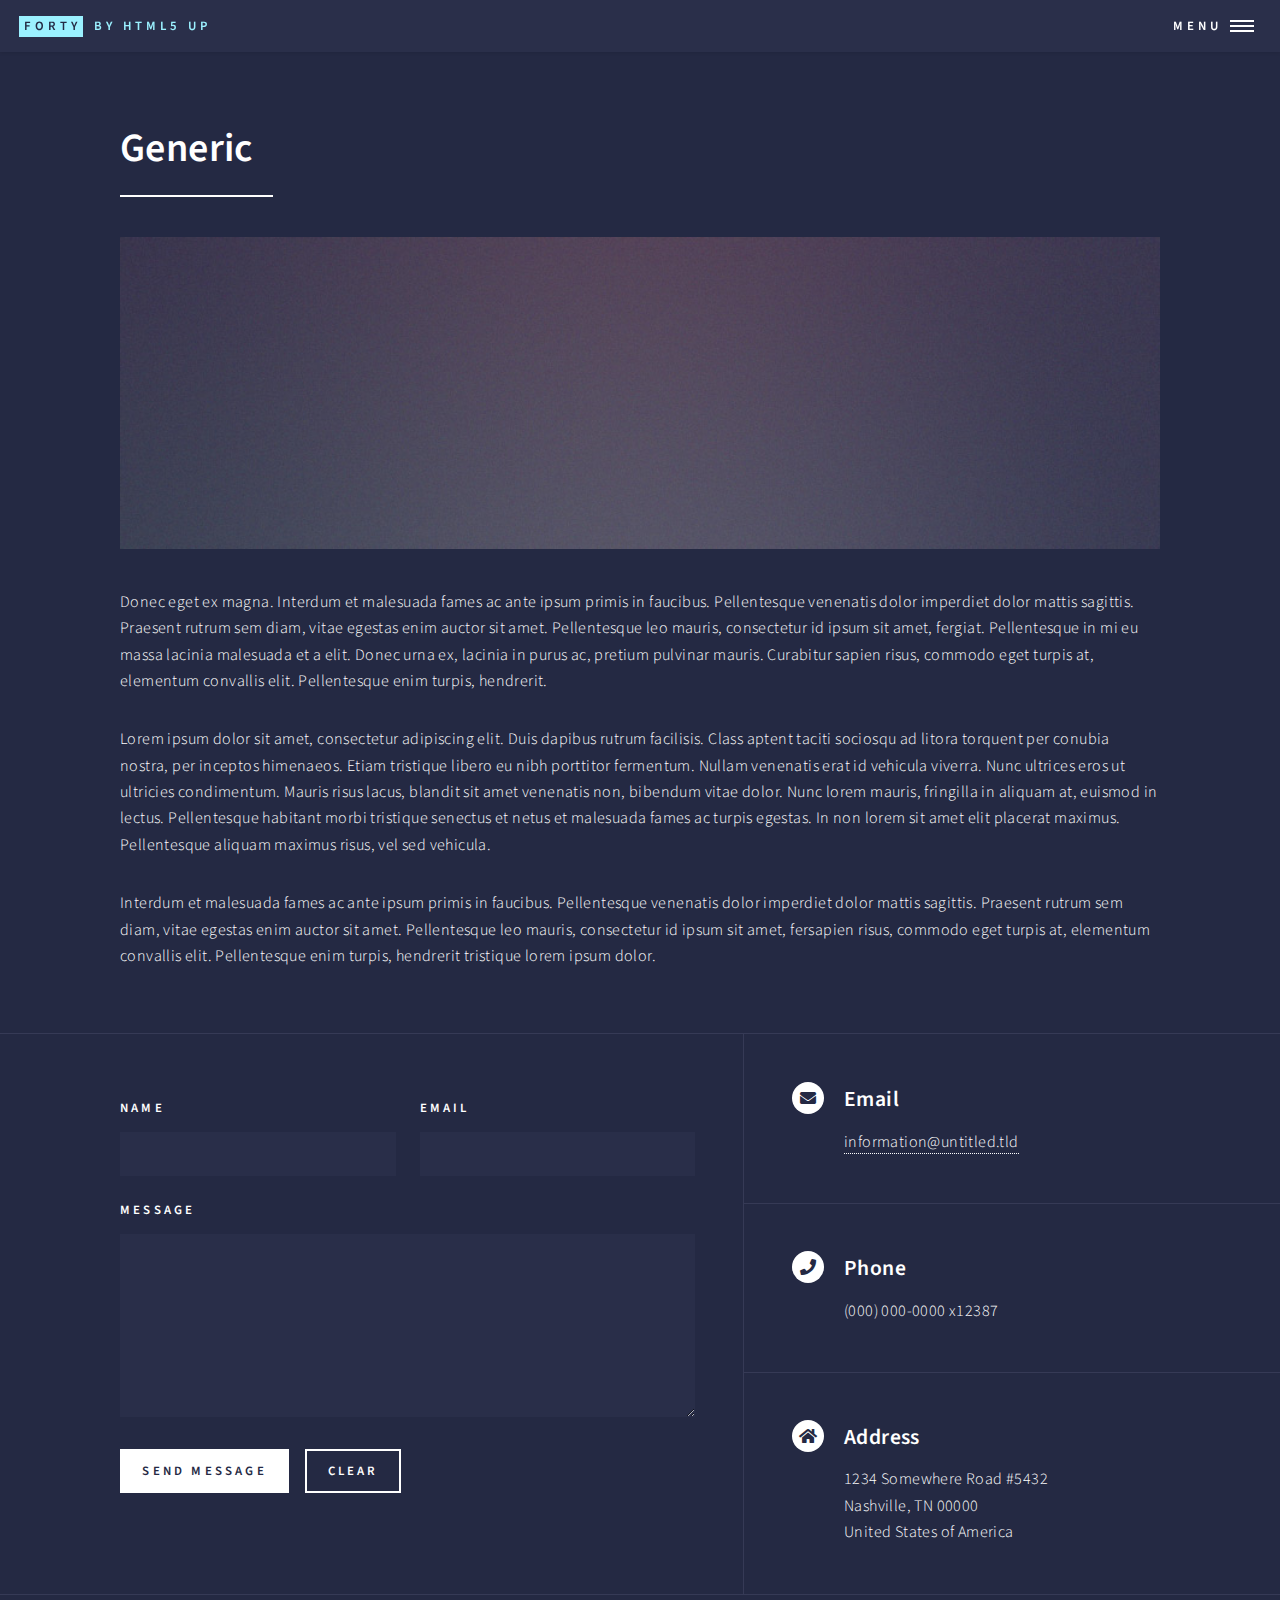
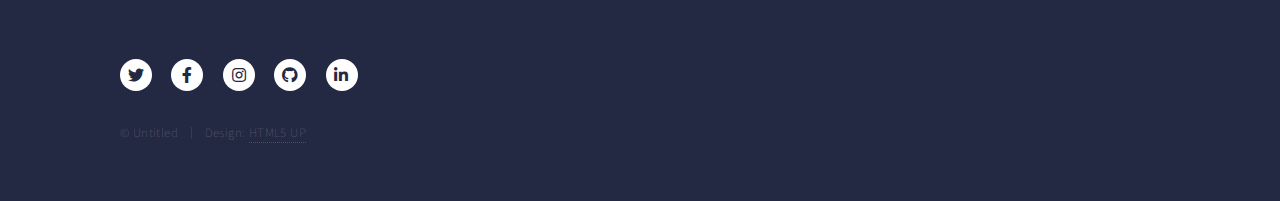
<file: generic.html>
<!DOCTYPE HTML>
<!--
	Forty by HTML5 UP
	html5up.net | @ajlkn
	Free for personal and commercial use under the CCA 3.0 license (html5up.net/license)
-->
<html>
	<head>
		<title>Generic - Forty by HTML5 UP</title>
		<meta charset="utf-8" />
		<meta name="viewport" content="width=device-width, initial-scale=1, user-scalable=no" />
		<link rel="stylesheet" href="assets/css/main.css" />
		<noscript><link rel="stylesheet" href="assets/css/noscript.css" /></noscript>
	</head>
	<body class="is-preload">

		<!-- Wrapper -->
			<div id="wrapper">

				<!-- Header -->
					<header id="header">
						<a href="index.html" class="logo"><strong>Forty</strong> <span>by HTML5 UP</span></a>
						<nav>
							<a href="#menu">Menu</a>
						</nav>
					</header>

				<!-- Menu -->
					<nav id="menu">
						<ul class="links">
							<li><a href="index.html">Home</a></li>
							<li><a href="landing.html">Landing</a></li>
							<li><a href="generic.html">Generic</a></li>
							<li><a href="elements.html">Elements</a></li>
						</ul>
						<ul class="actions stacked">
							<li><a href="#" class="button primary fit">Get Started</a></li>
							<li><a href="#" class="button fit">Log In</a></li>
						</ul>
					</nav>

				<!-- Main -->
					<div id="main" class="alt">

						<!-- One -->
							<section id="one">
								<div class="inner">
									<header class="major">
										<h1>Generic</h1>
									</header>
									<span class="image main"><img src="images/pic11.jpg" alt="" /></span>
									<p>Donec eget ex magna. Interdum et malesuada fames ac ante ipsum primis in faucibus. Pellentesque venenatis dolor imperdiet dolor mattis sagittis. Praesent rutrum sem diam, vitae egestas enim auctor sit amet. Pellentesque leo mauris, consectetur id ipsum sit amet, fergiat. Pellentesque in mi eu massa lacinia malesuada et a elit. Donec urna ex, lacinia in purus ac, pretium pulvinar mauris. Curabitur sapien risus, commodo eget turpis at, elementum convallis elit. Pellentesque enim turpis, hendrerit.</p>
									<p>Lorem ipsum dolor sit amet, consectetur adipiscing elit. Duis dapibus rutrum facilisis. Class aptent taciti sociosqu ad litora torquent per conubia nostra, per inceptos himenaeos. Etiam tristique libero eu nibh porttitor fermentum. Nullam venenatis erat id vehicula viverra. Nunc ultrices eros ut ultricies condimentum. Mauris risus lacus, blandit sit amet venenatis non, bibendum vitae dolor. Nunc lorem mauris, fringilla in aliquam at, euismod in lectus. Pellentesque habitant morbi tristique senectus et netus et malesuada fames ac turpis egestas. In non lorem sit amet elit placerat maximus. Pellentesque aliquam maximus risus, vel sed vehicula.</p>
									<p>Interdum et malesuada fames ac ante ipsum primis in faucibus. Pellentesque venenatis dolor imperdiet dolor mattis sagittis. Praesent rutrum sem diam, vitae egestas enim auctor sit amet. Pellentesque leo mauris, consectetur id ipsum sit amet, fersapien risus, commodo eget turpis at, elementum convallis elit. Pellentesque enim turpis, hendrerit tristique lorem ipsum dolor.</p>
								</div>
							</section>

					</div>

				<!-- Contact -->
					<section id="contact">
						<div class="inner">
							<section>
								<form method="post" action="#">
									<div class="fields">
										<div class="field half">
											<label for="name">Name</label>
											<input type="text" name="name" id="name" />
										</div>
										<div class="field half">
											<label for="email">Email</label>
											<input type="text" name="email" id="email" />
										</div>
										<div class="field">
											<label for="message">Message</label>
											<textarea name="message" id="message" rows="6"></textarea>
										</div>
									</div>
									<ul class="actions">
										<li><input type="submit" value="Send Message" class="primary" /></li>
										<li><input type="reset" value="Clear" /></li>
									</ul>
								</form>
							</section>
							<section class="split">
								<section>
									<div class="contact-method">
										<span class="icon solid alt fa-envelope"></span>
										<h3>Email</h3>
										<a href="#">information@untitled.tld</a>
									</div>
								</section>
								<section>
									<div class="contact-method">
										<span class="icon solid alt fa-phone"></span>
										<h3>Phone</h3>
										<span>(000) 000-0000 x12387</span>
									</div>
								</section>
								<section>
									<div class="contact-method">
										<span class="icon solid alt fa-home"></span>
										<h3>Address</h3>
										<span>1234 Somewhere Road #5432<br />
										Nashville, TN 00000<br />
										United States of America</span>
									</div>
								</section>
							</section>
						</div>
					</section>

				<!-- Footer -->
					<footer id="footer">
						<div class="inner">
							<ul class="icons">
								<li><a href="#" class="icon brands alt fa-twitter"><span class="label">Twitter</span></a></li>
								<li><a href="#" class="icon brands alt fa-facebook-f"><span class="label">Facebook</span></a></li>
								<li><a href="#" class="icon brands alt fa-instagram"><span class="label">Instagram</span></a></li>
								<li><a href="#" class="icon brands alt fa-github"><span class="label">GitHub</span></a></li>
								<li><a href="#" class="icon brands alt fa-linkedin-in"><span class="label">LinkedIn</span></a></li>
							</ul>
							<ul class="copyright">
								<li>&copy; Untitled</li><li>Design: <a href="https://html5up.net">HTML5 UP</a></li>
							</ul>
						</div>
					</footer>

			</div>

		<!-- Scripts -->
			<script src="assets/js/jquery.min.js"></script>
			<script src="assets/js/jquery.scrolly.min.js"></script>
			<script src="assets/js/jquery.scrollex.min.js"></script>
			<script src="assets/js/browser.min.js"></script>
			<script src="assets/js/breakpoints.min.js"></script>
			<script src="assets/js/util.js"></script>
			<script src="assets/js/main.js"></script>

	</body>
</html>
</file>
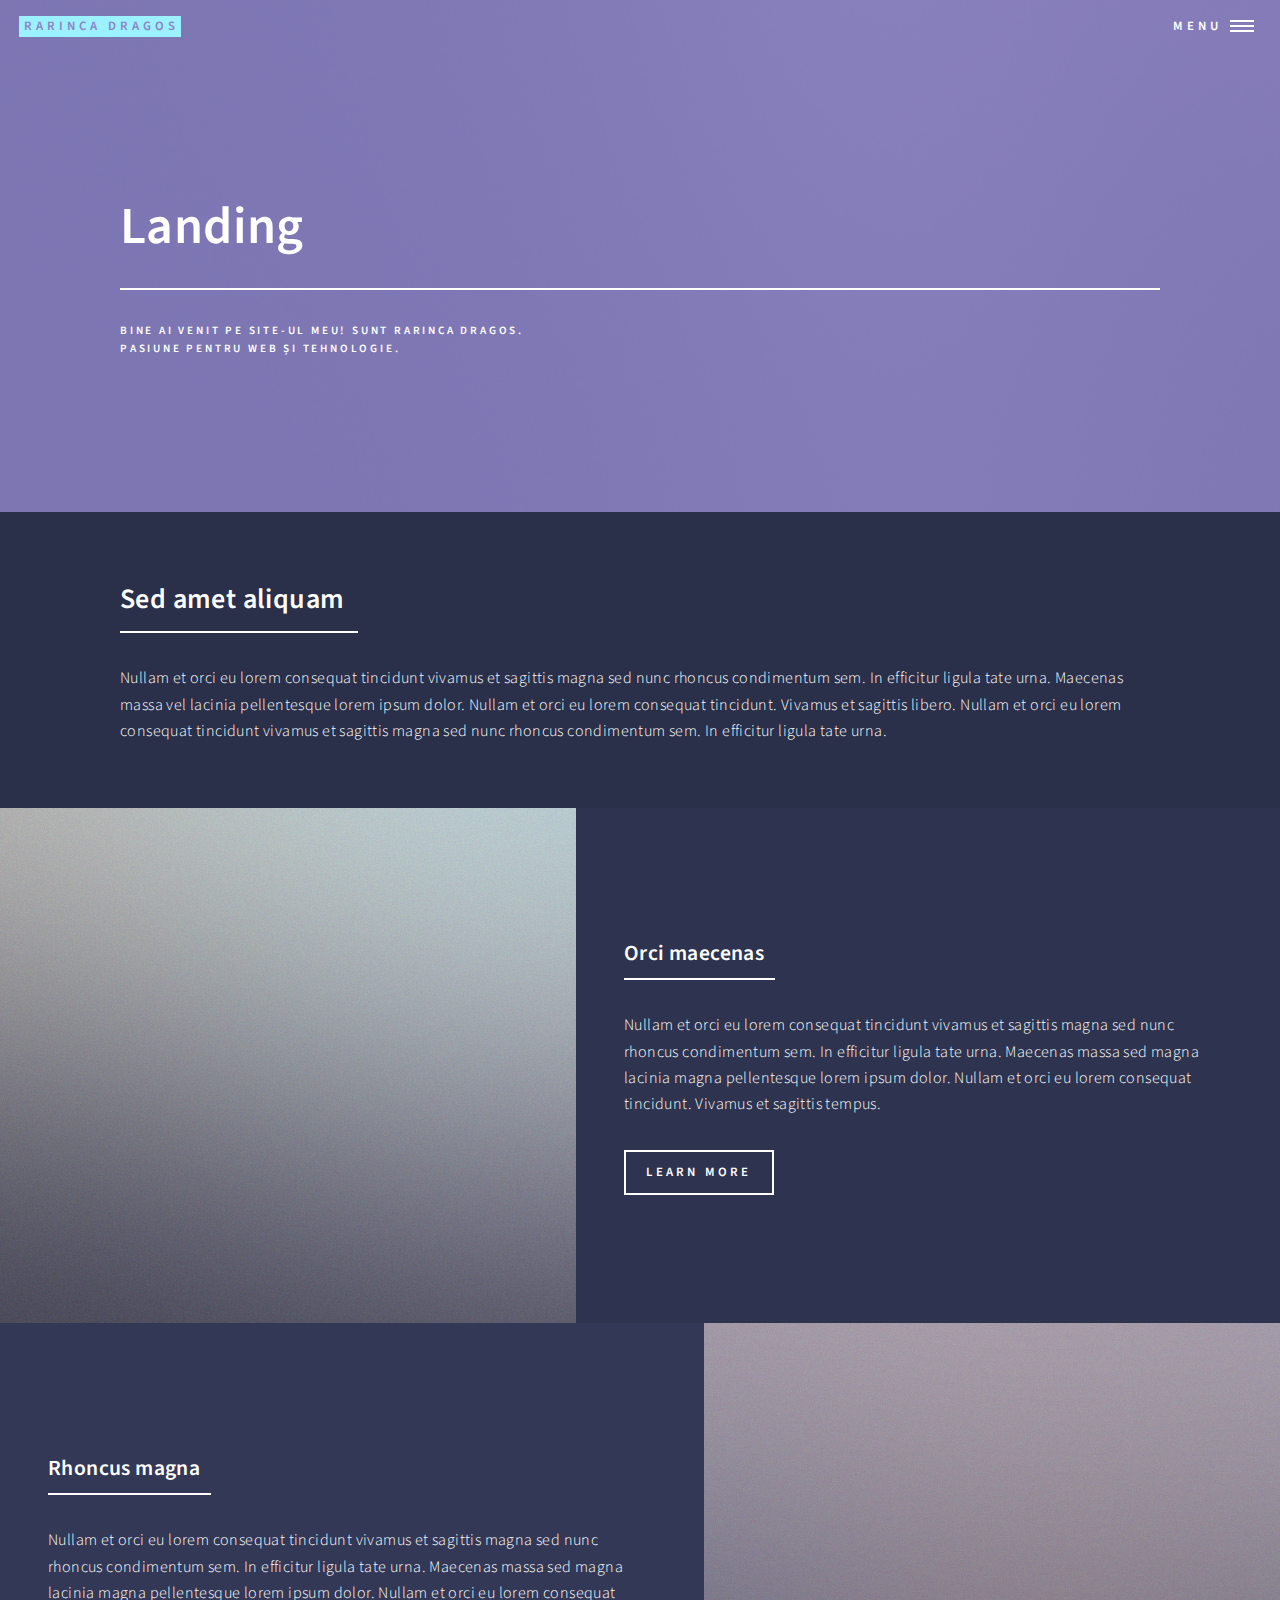
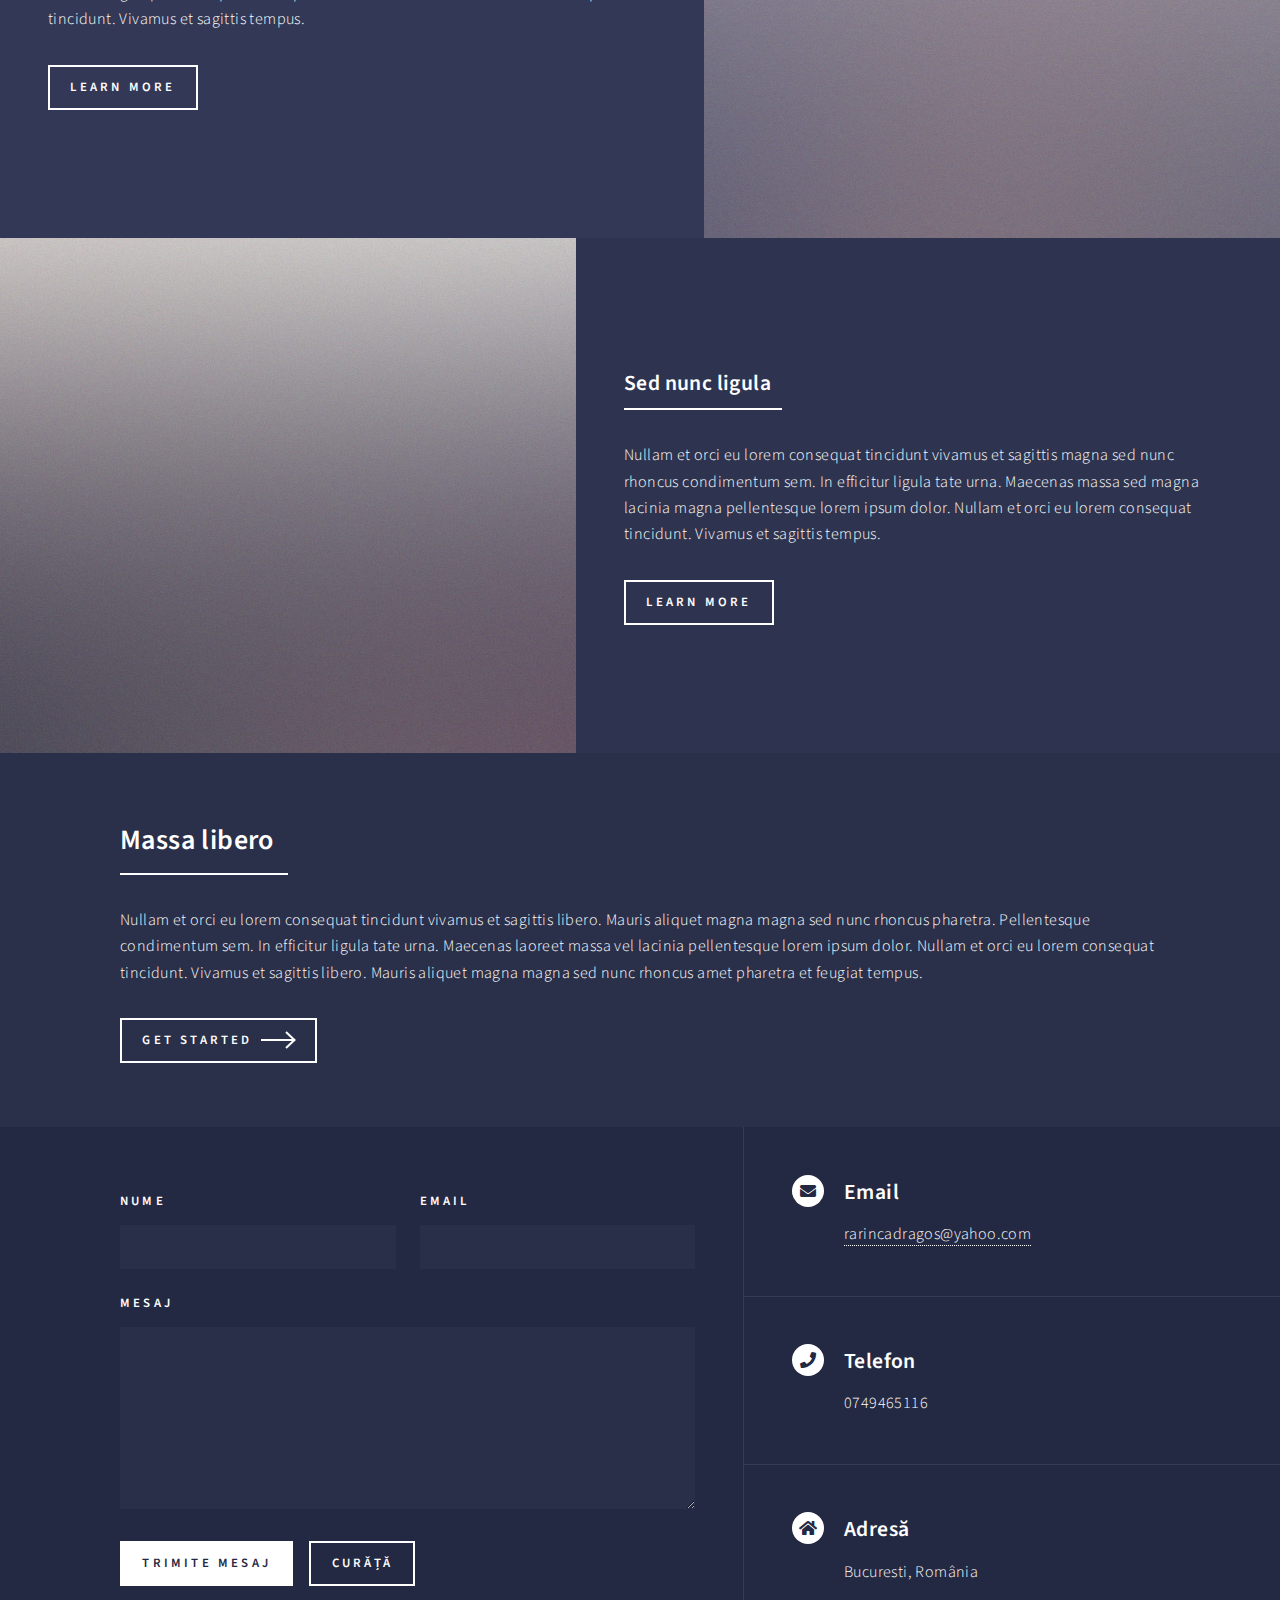
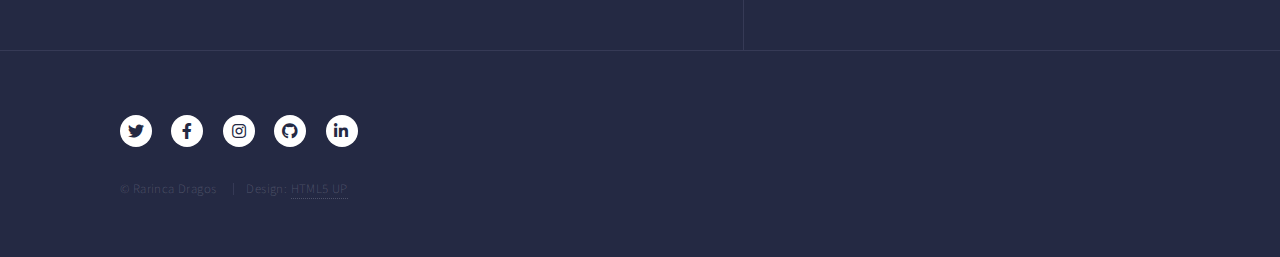
<file: landing.html>
<!DOCTYPE HTML>
<!--
	Forty by HTML5 UP
	html5up.net | @ajlkn
	Free for personal and commercial use under the CCA 3.0 license (html5up.net/license)
-->
<html>

<head>
	<title>Landing - Rarinca Dragos</title>
	<meta charset="utf-8" />
	<meta name="viewport" content="width=device-width, initial-scale=1, user-scalable=no" />
	<link rel="stylesheet" href="assets/css/main.css" />
	<noscript>
		<link rel="stylesheet" href="assets/css/noscript.css" />
	</noscript>
</head>

<body class="is-preload">

	<!-- Wrapper -->
	<div id="wrapper">

		<!-- Header -->
		<!-- Note: The "styleN" class below should match that of the banner element. -->
		<header id="header" class="alt style2">
			<a href="index.html" class="logo"><strong>Rarinca Dragos</strong></a>
			<nav>
				<a href="#menu">Menu</a>
			</nav>
		</header>

		<!-- Menu -->
		<nav id="menu">
			<ul class="links">
				<li><a href="index.html">Home</a></li>
				<li><a href="landing.html">Landing</a></li>
				<li><a href="generic.html">Generic</a></li>
				<li><a href="elements.html">Elements</a></li>
			</ul>
			<ul class="actions stacked">
				<li><a href="#" class="button primary fit">Get Started</a></li>
				<li><a href="#" class="button fit">Log In</a></li>
			</ul>
		</nav>

		<!-- Banner -->
		<!-- Note: The "styleN" class below should match that of the header element. -->
		<section id="banner" class="style2">
			<div class="inner">
				<span class="image">
					<img src="images/pic07.jpg" alt="" />
				</span>
				<header class="major">
					<h1>Landing</h1>
				</header>
				<div class="content">
					<p>Bine ai venit pe site-ul meu! Sunt Rarinca Dragos.<br />
						Pasiune pentru web și tehnologie.</p>
				</div>
			</div>
		</section>

		<!-- Main -->
		<div id="main">

			<!-- One -->
			<section id="one">
				<div class="inner">
					<header class="major">
						<h2>Sed amet aliquam</h2>
					</header>
					<p>Nullam et orci eu lorem consequat tincidunt vivamus et sagittis magna sed nunc rhoncus
						condimentum sem. In efficitur ligula tate urna. Maecenas massa vel lacinia pellentesque lorem
						ipsum dolor. Nullam et orci eu lorem consequat tincidunt. Vivamus et sagittis libero. Nullam et
						orci eu lorem consequat tincidunt vivamus et sagittis magna sed nunc rhoncus condimentum sem. In
						efficitur ligula tate urna.</p>
				</div>
			</section>

			<!-- Two -->
			<section id="two" class="spotlights">
				<section>
					<a href="generic.html" class="image">
						<img src="images/pic08.jpg" alt="" data-position="center center" />
					</a>
					<div class="content">
						<div class="inner">
							<header class="major">
								<h3>Orci maecenas</h3>
							</header>
							<p>Nullam et orci eu lorem consequat tincidunt vivamus et sagittis magna sed nunc rhoncus
								condimentum sem. In efficitur ligula tate urna. Maecenas massa sed magna lacinia magna
								pellentesque lorem ipsum dolor. Nullam et orci eu lorem consequat tincidunt. Vivamus et
								sagittis tempus.</p>
							<ul class="actions">
								<li><a href="generic.html" class="button">Learn more</a></li>
							</ul>
						</div>
					</div>
				</section>
				<section>
					<a href="generic.html" class="image">
						<img src="images/pic09.jpg" alt="" data-position="top center" />
					</a>
					<div class="content">
						<div class="inner">
							<header class="major">
								<h3>Rhoncus magna</h3>
							</header>
							<p>Nullam et orci eu lorem consequat tincidunt vivamus et sagittis magna sed nunc rhoncus
								condimentum sem. In efficitur ligula tate urna. Maecenas massa sed magna lacinia magna
								pellentesque lorem ipsum dolor. Nullam et orci eu lorem consequat tincidunt. Vivamus et
								sagittis tempus.</p>
							<ul class="actions">
								<li><a href="generic.html" class="button">Learn more</a></li>
							</ul>
						</div>
					</div>
				</section>
				<section>
					<a href="generic.html" class="image">
						<img src="images/pic10.jpg" alt="" data-position="25% 25%" />
					</a>
					<div class="content">
						<div class="inner">
							<header class="major">
								<h3>Sed nunc ligula</h3>
							</header>
							<p>Nullam et orci eu lorem consequat tincidunt vivamus et sagittis magna sed nunc rhoncus
								condimentum sem. In efficitur ligula tate urna. Maecenas massa sed magna lacinia magna
								pellentesque lorem ipsum dolor. Nullam et orci eu lorem consequat tincidunt. Vivamus et
								sagittis tempus.</p>
							<ul class="actions">
								<li><a href="generic.html" class="button">Learn more</a></li>
							</ul>
						</div>
					</div>
				</section>
			</section>

			<!-- Three -->
			<section id="three">
				<div class="inner">
					<header class="major">
						<h2>Massa libero</h2>
					</header>
					<p>Nullam et orci eu lorem consequat tincidunt vivamus et sagittis libero. Mauris aliquet magna
						magna sed nunc rhoncus pharetra. Pellentesque condimentum sem. In efficitur ligula tate urna.
						Maecenas laoreet massa vel lacinia pellentesque lorem ipsum dolor. Nullam et orci eu lorem
						consequat tincidunt. Vivamus et sagittis libero. Mauris aliquet magna magna sed nunc rhoncus
						amet pharetra et feugiat tempus.</p>
					<ul class="actions">
						<li><a href="generic.html" class="button next">Get Started</a></li>
					</ul>
				</div>
			</section>

		</div>

		<!-- Contact -->
		<section id="contact">
			<div class="inner">
				<section>
					<form method="post" action="#">
						<div class="fields">
							<div class="field half">
								<label for="name">Nume</label>
								<input type="text" name="name" id="name" />
							</div>
							<div class="field half">
								<label for="email">Email</label>
								<input type="text" name="email" id="email" />
							</div>
							<div class="field">
								<label for="message">Mesaj</label>
								<textarea name="message" id="message" rows="6"></textarea>
							</div>
						</div>
						<ul class="actions">
							<li><input type="submit" value="Trimite Mesaj" class="primary" /></li>
							<li><input type="reset" value="Curăță" /></li>
						</ul>
					</form>
				</section>
				<section class="split">
					<section>
						<div class="contact-method">
							<span class="icon solid alt fa-envelope"></span>
							<h3>Email</h3>
							<a href="mailto:rarincadragos@yahoo.com">rarincadragos@yahoo.com</a>
						</div>
					</section>
					<section>
						<div class="contact-method">
							<span class="icon solid alt fa-phone"></span>
							<h3>Telefon</h3>
							<span>0749465116</span>
						</div>
					</section>
					<section>
						<div class="contact-method">
							<span class="icon solid alt fa-home"></span>
							<h3>Adresă</h3>
							<span>Bucuresti, România</span>
						</div>
					</section>
				</section>
			</div>
		</section>

		<!-- Footer -->
		<footer id="footer">
			<div class="inner">
				<ul class="icons">
					<li><a href="#" class="icon brands alt fa-twitter"><span class="label">Twitter</span></a></li>
					<li><a href="#" class="icon brands alt fa-facebook-f"><span class="label">Facebook</span></a></li>
					<li><a href="#" class="icon brands alt fa-instagram"><span class="label">Instagram</span></a></li>
					<li><a href="#" class="icon brands alt fa-github"><span class="label">GitHub</span></a></li>
					<li><a href="#" class="icon brands alt fa-linkedin-in"><span class="label">LinkedIn</span></a></li>
				</ul>
				<ul class="copyright">
					<li>&copy; Rarinca Dragos</li>
					<li>Design: <a href="https://html5up.net">HTML5 UP</a></li>
				</ul>
			</div>
		</footer>

	</div>

	<!-- Scripts -->
	<script src="assets/js/jquery.min.js"></script>
	<script src="assets/js/jquery.scrolly.min.js"></script>
	<script src="assets/js/jquery.scrollex.min.js"></script>
	<script src="assets/js/browser.min.js"></script>
	<script src="assets/js/breakpoints.min.js"></script>
	<script src="assets/js/util.js"></script>
	<script src="assets/js/main.js"></script>

</body>

</html>
</file>
<file: assets/css/noscript.css>
/*
	Forty by HTML5 UP
	html5up.net | @ajlkn
	Free for personal and commercial use under the CCA 3.0 license (html5up.net/license)
*/

/* Banner */

	body.is-preload #banner:after {
		opacity: 0.85;
	}

	body.is-preload #banner > .inner {
		-moz-filter: none;
		-webkit-filter: none;
		-ms-filter: none;
		filter: none;
		-moz-transform: none;
		-webkit-transform: none;
		-ms-transform: none;
		transform: none;
		opacity: 1;
	}
</file>
<file: assets/css/main.css>
@import url(fontawesome-all.min.css);
@import url("https://fonts.googleapis.com/css?family=Source+Sans+Pro:300,300italic,600,600italic");

/*
	Forty by HTML5 UP
	html5up.net | @ajlkn
	Free for personal and commercial use under the CCA 3.0 license (html5up.net/license)
*/

html, body, div, span, applet, object,
iframe, h1, h2, h3, h4, h5, h6, p, blockquote,
pre, a, abbr, acronym, address, big, cite,
code, del, dfn, em, img, ins, kbd, q, s, samp,
small, strike, strong, sub, sup, tt, var, b,
u, i, center, dl, dt, dd, ol, ul, li, fieldset,
form, label, legend, table, caption, tbody,
tfoot, thead, tr, th, td, article, aside,
canvas, details, embed, figure, figcaption,
footer, header, hgroup, menu, nav, output, ruby,
section, summary, time, mark, audio, video {
	margin: 0;
	padding: 0;
	border: 0;
	font-size: 100%;
	font: inherit;
	vertical-align: baseline;}

article, aside, details, figcaption, figure,
footer, header, hgroup, menu, nav, section {
	display: block;}

body {
	line-height: 1;
}

ol, ul {
	list-style: none;
}

blockquote, q {
	quotes: none;
}

	blockquote:before, blockquote:after, q:before, q:after {
		content: '';
		content: none;
	}

table {
	border-collapse: collapse;
	border-spacing: 0;
}

body {
	-webkit-text-size-adjust: none;
}

mark {
	background-color: transparent;
	color: inherit;
}

input::-moz-focus-inner {
	border: 0;
	padding: 0;
}

input, select, textarea {
	-moz-appearance: none;
	-webkit-appearance: none;
	-ms-appearance: none;
	appearance: none;
}

/* Basic */

	@-ms-viewport {
		width: device-width;
	}

	body {
		-ms-overflow-style: scrollbar;
	}

	@media screen and (max-width: 480px) {

		html, body {
			min-width: 320px;
		}

	}

	html {
		box-sizing: border-box;
	}

	*, *:before, *:after {
		box-sizing: inherit;
	}

	body {
		background: #242943;
	}

		body.is-preload *, body.is-preload *:before, body.is-preload *:after {
			-moz-animation: none !important;
			-webkit-animation: none !important;
			-ms-animation: none !important;
			animation: none !important;
			-moz-transition: none !important;
			-webkit-transition: none !important;
			-ms-transition: none !important;
			transition: none !important;
		}

/* Type */

	body, input, select, textarea {
		color: #ffffff;
		font-family: "Source Sans Pro", Helvetica, sans-serif;
		font-size: 17pt;
		font-weight: 300;
		letter-spacing: 0.025em;
		line-height: 1.65;
	}

		@media screen and (max-width: 1680px) {

			body, input, select, textarea {
				font-size: 14pt;
			}

		}

		@media screen and (max-width: 1280px) {

			body, input, select, textarea {
				font-size: 12pt;
			}

		}

		@media screen and (max-width: 360px) {

			body, input, select, textarea {
				font-size: 11pt;
			}

		}

	a {
		-moz-transition: color 0.2s ease-in-out, border-bottom-color 0.2s ease-in-out;
		-webkit-transition: color 0.2s ease-in-out, border-bottom-color 0.2s ease-in-out;
		-ms-transition: color 0.2s ease-in-out, border-bottom-color 0.2s ease-in-out;
		transition: color 0.2s ease-in-out, border-bottom-color 0.2s ease-in-out;
		border-bottom: dotted 1px;
		color: inherit;
		text-decoration: none;
	}

		a:hover {
			border-bottom-color: transparent;
			color: #9bf1ff !important;
		}

		a:active {
			color: #53e3fb !important;
		}

	strong, b {
		color: #ffffff;
		font-weight: 600;
	}

	em, i {
		font-style: italic;
	}

	p {
		margin: 0 0 2em 0;
	}

	h1, h2, h3, h4, h5, h6 {
		color: #ffffff;
		font-weight: 600;
		line-height: 1.65;
		margin: 0 0 1em 0;
	}

		h1 a, h2 a, h3 a, h4 a, h5 a, h6 a {
			color: inherit;
			border-bottom: 0;
		}

	h1 {
		font-size: 2.5em;
	}

	h2 {
		font-size: 1.75em;
	}

	h3 {
		font-size: 1.35em;
	}

	h4 {
		font-size: 1.1em;
	}

	h5 {
		font-size: 0.9em;
	}

	h6 {
		font-size: 0.7em;
	}

	@media screen and (max-width: 736px) {

		h1 {
			font-size: 2em;
		}

		h2 {
			font-size: 1.5em;
		}

		h3 {
			font-size: 1.25em;
		}

	}

	sub {
		font-size: 0.8em;
		position: relative;
		top: 0.5em;
	}

	sup {
		font-size: 0.8em;
		position: relative;
		top: -0.5em;
	}

	blockquote {
		border-left: solid 4px rgba(212, 212, 255, 0.1);
		font-style: italic;
		margin: 0 0 2em 0;
		padding: 0.5em 0 0.5em 2em;
	}

	code {
		background: rgba(212, 212, 255, 0.035);
		font-family: "Courier New", monospace;
		font-size: 0.9em;
		margin: 0 0.25em;
		padding: 0.25em 0.65em;
	}

	pre {
		-webkit-overflow-scrolling: touch;
		font-family: "Courier New", monospace;
		font-size: 0.9em;
		margin: 0 0 2em 0;
	}

		pre code {
			display: block;
			line-height: 1.75;
			padding: 1em 1.5em;
			overflow-x: auto;
		}

	hr {
		border: 0;
		border-bottom: solid 1px rgba(212, 212, 255, 0.1);
		margin: 2em 0;
	}

		hr.major {
			margin: 3em 0;
		}

	.align-left {
		text-align: left;
	}

	.align-center {
		text-align: center;
	}

	.align-right {
		text-align: right;
	}

/* Row */

	.row {
		display: flex;
		flex-wrap: wrap;
		box-sizing: border-box;
		align-items: stretch;
	}

		.row > * {
			box-sizing: border-box;
		}

		.row.gtr-uniform > * > :last-child {
			margin-bottom: 0;
		}

		.row.aln-left {
			justify-content: flex-start;
		}

		.row.aln-center {
			justify-content: center;
		}

		.row.aln-right {
			justify-content: flex-end;
		}

		.row.aln-top {
			align-items: flex-start;
		}

		.row.aln-middle {
			align-items: center;
		}

		.row.aln-bottom {
			align-items: flex-end;
		}

		.row > .imp {
			order: -1;
		}

		.row > .col-1 {
			width: 8.33333%;
		}

		.row > .off-1 {
			margin-left: 8.33333%;
		}

		.row > .col-2 {
			width: 16.66667%;
		}

		.row > .off-2 {
			margin-left: 16.66667%;
		}

		.row > .col-3 {
			width: 25%;
		}

		.row > .off-3 {
			margin-left: 25%;
		}

		.row > .col-4 {
			width: 33.33333%;
		}

		.row > .off-4 {
			margin-left: 33.33333%;
		}

		.row > .col-5 {
			width: 41.66667%;
		}

		.row > .off-5 {
			margin-left: 41.66667%;
		}

		.row > .col-6 {
			width: 50%;
		}

		.row > .off-6 {
			margin-left: 50%;
		}

		.row > .col-7 {
			width: 58.33333%;
		}

		.row > .off-7 {
			margin-left: 58.33333%;
		}

		.row > .col-8 {
			width: 66.66667%;
		}

		.row > .off-8 {
			margin-left: 66.66667%;
		}

		.row > .col-9 {
			width: 75%;
		}

		.row > .off-9 {
			margin-left: 75%;
		}

		.row > .col-10 {
			width: 83.33333%;
		}

		.row > .off-10 {
			margin-left: 83.33333%;
		}

		.row > .col-11 {
			width: 91.66667%;
		}

		.row > .off-11 {
			margin-left: 91.66667%;
		}

		.row > .col-12 {
			width: 100%;
		}

		.row > .off-12 {
			margin-left: 100%;
		}

		.row.gtr-0 {
			margin-top: 0;
			margin-left: 0em;
		}

			.row.gtr-0 > * {
				padding: 0 0 0 0em;
			}

			.row.gtr-0.gtr-uniform {
				margin-top: 0em;
			}

				.row.gtr-0.gtr-uniform > * {
					padding-top: 0em;
				}

		.row.gtr-25 {
			margin-top: 0;
			margin-left: -0.5em;
		}

			.row.gtr-25 > * {
				padding: 0 0 0 0.5em;
			}

			.row.gtr-25.gtr-uniform {
				margin-top: -0.5em;
			}

				.row.gtr-25.gtr-uniform > * {
					padding-top: 0.5em;
				}

		.row.gtr-50 {
			margin-top: 0;
			margin-left: -1em;
		}

			.row.gtr-50 > * {
				padding: 0 0 0 1em;
			}

			.row.gtr-50.gtr-uniform {
				margin-top: -1em;
			}

				.row.gtr-50.gtr-uniform > * {
					padding-top: 1em;
				}

		.row {
			margin-top: 0;
			margin-left: -2em;
		}

			.row > * {
				padding: 0 0 0 2em;
			}

			.row.gtr-uniform {
				margin-top: -2em;
			}

				.row.gtr-uniform > * {
					padding-top: 2em;
				}

		.row.gtr-150 {
			margin-top: 0;
			margin-left: -3em;
		}

			.row.gtr-150 > * {
				padding: 0 0 0 3em;
			}

			.row.gtr-150.gtr-uniform {
				margin-top: -3em;
			}

				.row.gtr-150.gtr-uniform > * {
					padding-top: 3em;
				}

		.row.gtr-200 {
			margin-top: 0;
			margin-left: -4em;
		}

			.row.gtr-200 > * {
				padding: 0 0 0 4em;
			}

			.row.gtr-200.gtr-uniform {
				margin-top: -4em;
			}

				.row.gtr-200.gtr-uniform > * {
					padding-top: 4em;
				}

		@media screen and (max-width: 1680px) {

			.row {
				display: flex;
				flex-wrap: wrap;
				box-sizing: border-box;
				align-items: stretch;
			}

				.row > * {
					box-sizing: border-box;
				}

				.row.gtr-uniform > * > :last-child {
					margin-bottom: 0;
				}

				.row.aln-left {
					justify-content: flex-start;
				}

				.row.aln-center {
					justify-content: center;
				}

				.row.aln-right {
					justify-content: flex-end;
				}

				.row.aln-top {
					align-items: flex-start;
				}

				.row.aln-middle {
					align-items: center;
				}

				.row.aln-bottom {
					align-items: flex-end;
				}

				.row > .imp-xlarge {
					order: -1;
				}

				.row > .col-1-xlarge {
					width: 8.33333%;
				}

				.row > .off-1-xlarge {
					margin-left: 8.33333%;
				}

				.row > .col-2-xlarge {
					width: 16.66667%;
				}

				.row > .off-2-xlarge {
					margin-left: 16.66667%;
				}

				.row > .col-3-xlarge {
					width: 25%;
				}

				.row > .off-3-xlarge {
					margin-left: 25%;
				}

				.row > .col-4-xlarge {
					width: 33.33333%;
				}

				.row > .off-4-xlarge {
					margin-left: 33.33333%;
				}

				.row > .col-5-xlarge {
					width: 41.66667%;
				}

				.row > .off-5-xlarge {
					margin-left: 41.66667%;
				}

				.row > .col-6-xlarge {
					width: 50%;
				}

				.row > .off-6-xlarge {
					margin-left: 50%;
				}

				.row > .col-7-xlarge {
					width: 58.33333%;
				}

				.row > .off-7-xlarge {
					margin-left: 58.33333%;
				}

				.row > .col-8-xlarge {
					width: 66.66667%;
				}

				.row > .off-8-xlarge {
					margin-left: 66.66667%;
				}

				.row > .col-9-xlarge {
					width: 75%;
				}

				.row > .off-9-xlarge {
					margin-left: 75%;
				}

				.row > .col-10-xlarge {
					width: 83.33333%;
				}

				.row > .off-10-xlarge {
					margin-left: 83.33333%;
				}

				.row > .col-11-xlarge {
					width: 91.66667%;
				}

				.row > .off-11-xlarge {
					margin-left: 91.66667%;
				}

				.row > .col-12-xlarge {
					width: 100%;
				}

				.row > .off-12-xlarge {
					margin-left: 100%;
				}

				.row.gtr-0 {
					margin-top: 0;
					margin-left: 0em;
				}

					.row.gtr-0 > * {
						padding: 0 0 0 0em;
					}

					.row.gtr-0.gtr-uniform {
						margin-top: 0em;
					}

						.row.gtr-0.gtr-uniform > * {
							padding-top: 0em;
						}

				.row.gtr-25 {
					margin-top: 0;
					margin-left: -0.5em;
				}

					.row.gtr-25 > * {
						padding: 0 0 0 0.5em;
					}

					.row.gtr-25.gtr-uniform {
						margin-top: -0.5em;
					}

						.row.gtr-25.gtr-uniform > * {
							padding-top: 0.5em;
						}

				.row.gtr-50 {
					margin-top: 0;
					margin-left: -1em;
				}

					.row.gtr-50 > * {
						padding: 0 0 0 1em;
					}

					.row.gtr-50.gtr-uniform {
						margin-top: -1em;
					}

						.row.gtr-50.gtr-uniform > * {
							padding-top: 1em;
						}

				.row {
					margin-top: 0;
					margin-left: -2em;
				}

					.row > * {
						padding: 0 0 0 2em;
					}

					.row.gtr-uniform {
						margin-top: -2em;
					}

						.row.gtr-uniform > * {
							padding-top: 2em;
						}

				.row.gtr-150 {
					margin-top: 0;
					margin-left: -3em;
				}

					.row.gtr-150 > * {
						padding: 0 0 0 3em;
					}

					.row.gtr-150.gtr-uniform {
						margin-top: -3em;
					}

						.row.gtr-150.gtr-uniform > * {
							padding-top: 3em;
						}

				.row.gtr-200 {
					margin-top: 0;
					margin-left: -4em;
				}

					.row.gtr-200 > * {
						padding: 0 0 0 4em;
					}

					.row.gtr-200.gtr-uniform {
						margin-top: -4em;
					}

						.row.gtr-200.gtr-uniform > * {
							padding-top: 4em;
						}

		}

		@media screen and (max-width: 1280px) {

			.row {
				display: flex;
				flex-wrap: wrap;
				box-sizing: border-box;
				align-items: stretch;
			}

				.row > * {
					box-sizing: border-box;
				}

				.row.gtr-uniform > * > :last-child {
					margin-bottom: 0;
				}

				.row.aln-left {
					justify-content: flex-start;
				}

				.row.aln-center {
					justify-content: center;
				}

				.row.aln-right {
					justify-content: flex-end;
				}

				.row.aln-top {
					align-items: flex-start;
				}

				.row.aln-middle {
					align-items: center;
				}

				.row.aln-bottom {
					align-items: flex-end;
				}

				.row > .imp-large {
					order: -1;
				}

				.row > .col-1-large {
					width: 8.33333%;
				}

				.row > .off-1-large {
					margin-left: 8.33333%;
				}

				.row > .col-2-large {
					width: 16.66667%;
				}

				.row > .off-2-large {
					margin-left: 16.66667%;
				}

				.row > .col-3-large {
					width: 25%;
				}

				.row > .off-3-large {
					margin-left: 25%;
				}

				.row > .col-4-large {
					width: 33.33333%;
				}

				.row > .off-4-large {
					margin-left: 33.33333%;
				}

				.row > .col-5-large {
					width: 41.66667%;
				}

				.row > .off-5-large {
					margin-left: 41.66667%;
				}

				.row > .col-6-large {
					width: 50%;
				}

				.row > .off-6-large {
					margin-left: 50%;
				}

				.row > .col-7-large {
					width: 58.33333%;
				}

				.row > .off-7-large {
					margin-left: 58.33333%;
				}

				.row > .col-8-large {
					width: 66.66667%;
				}

				.row > .off-8-large {
					margin-left: 66.66667%;
				}

				.row > .col-9-large {
					width: 75%;
				}

				.row > .off-9-large {
					margin-left: 75%;
				}

				.row > .col-10-large {
					width: 83.33333%;
				}

				.row > .off-10-large {
					margin-left: 83.33333%;
				}

				.row > .col-11-large {
					width: 91.66667%;
				}

				.row > .off-11-large {
					margin-left: 91.66667%;
				}

				.row > .col-12-large {
					width: 100%;
				}

				.row > .off-12-large {
					margin-left: 100%;
				}

				.row.gtr-0 {
					margin-top: 0;
					margin-left: 0em;
				}

					.row.gtr-0 > * {
						padding: 0 0 0 0em;
					}

					.row.gtr-0.gtr-uniform {
						margin-top: 0em;
					}

						.row.gtr-0.gtr-uniform > * {
							padding-top: 0em;
						}

				.row.gtr-25 {
					margin-top: 0;
					margin-left: -0.375em;
				}

					.row.gtr-25 > * {
						padding: 0 0 0 0.375em;
					}

					.row.gtr-25.gtr-uniform {
						margin-top: -0.375em;
					}

						.row.gtr-25.gtr-uniform > * {
							padding-top: 0.375em;
						}

				.row.gtr-50 {
					margin-top: 0;
					margin-left: -0.75em;
				}

					.row.gtr-50 > * {
						padding: 0 0 0 0.75em;
					}

					.row.gtr-50.gtr-uniform {
						margin-top: -0.75em;
					}

						.row.gtr-50.gtr-uniform > * {
							padding-top: 0.75em;
						}

				.row {
					margin-top: 0;
					margin-left: -1.5em;
				}

					.row > * {
						padding: 0 0 0 1.5em;
					}

					.row.gtr-uniform {
						margin-top: -1.5em;
					}

						.row.gtr-uniform > * {
							padding-top: 1.5em;
						}

				.row.gtr-150 {
					margin-top: 0;
					margin-left: -2.25em;
				}

					.row.gtr-150 > * {
						padding: 0 0 0 2.25em;
					}

					.row.gtr-150.gtr-uniform {
						margin-top: -2.25em;
					}

						.row.gtr-150.gtr-uniform > * {
							padding-top: 2.25em;
						}

				.row.gtr-200 {
					margin-top: 0;
					margin-left: -3em;
				}

					.row.gtr-200 > * {
						padding: 0 0 0 3em;
					}

					.row.gtr-200.gtr-uniform {
						margin-top: -3em;
					}

						.row.gtr-200.gtr-uniform > * {
							padding-top: 3em;
						}

		}

		@media screen and (max-width: 980px) {

			.row {
				display: flex;
				flex-wrap: wrap;
				box-sizing: border-box;
				align-items: stretch;
			}

				.row > * {
					box-sizing: border-box;
				}

				.row.gtr-uniform > * > :last-child {
					margin-bottom: 0;
				}

				.row.aln-left {
					justify-content: flex-start;
				}

				.row.aln-center {
					justify-content: center;
				}

				.row.aln-right {
					justify-content: flex-end;
				}

				.row.aln-top {
					align-items: flex-start;
				}

				.row.aln-middle {
					align-items: center;
				}

				.row.aln-bottom {
					align-items: flex-end;
				}

				.row > .imp-medium {
					order: -1;
				}

				.row > .col-1-medium {
					width: 8.33333%;
				}

				.row > .off-1-medium {
					margin-left: 8.33333%;
				}

				.row > .col-2-medium {
					width: 16.66667%;
				}

				.row > .off-2-medium {
					margin-left: 16.66667%;
				}

				.row > .col-3-medium {
					width: 25%;
				}

				.row > .off-3-medium {
					margin-left: 25%;
				}

				.row > .col-4-medium {
					width: 33.33333%;
				}

				.row > .off-4-medium {
					margin-left: 33.33333%;
				}

				.row > .col-5-medium {
					width: 41.66667%;
				}

				.row > .off-5-medium {
					margin-left: 41.66667%;
				}

				.row > .col-6-medium {
					width: 50%;
				}

				.row > .off-6-medium {
					margin-left: 50%;
				}

				.row > .col-7-medium {
					width: 58.33333%;
				}

				.row > .off-7-medium {
					margin-left: 58.33333%;
				}

				.row > .col-8-medium {
					width: 66.66667%;
				}

				.row > .off-8-medium {
					margin-left: 66.66667%;
				}

				.row > .col-9-medium {
					width: 75%;
				}

				.row > .off-9-medium {
					margin-left: 75%;
				}

				.row > .col-10-medium {
					width: 83.33333%;
				}

				.row > .off-10-medium {
					margin-left: 83.33333%;
				}

				.row > .col-11-medium {
					width: 91.66667%;
				}

				.row > .off-11-medium {
					margin-left: 91.66667%;
				}

				.row > .col-12-medium {
					width: 100%;
				}

				.row > .off-12-medium {
					margin-left: 100%;
				}

				.row.gtr-0 {
					margin-top: 0;
					margin-left: 0em;
				}

					.row.gtr-0 > * {
						padding: 0 0 0 0em;
					}

					.row.gtr-0.gtr-uniform {
						margin-top: 0em;
					}

						.row.gtr-0.gtr-uniform > * {
							padding-top: 0em;
						}

				.row.gtr-25 {
					margin-top: 0;
					margin-left: -0.375em;
				}

					.row.gtr-25 > * {
						padding: 0 0 0 0.375em;
					}

					.row.gtr-25.gtr-uniform {
						margin-top: -0.375em;
					}

						.row.gtr-25.gtr-uniform > * {
							padding-top: 0.375em;
						}

				.row.gtr-50 {
					margin-top: 0;
					margin-left: -0.75em;
				}

					.row.gtr-50 > * {
						padding: 0 0 0 0.75em;
					}

					.row.gtr-50.gtr-uniform {
						margin-top: -0.75em;
					}

						.row.gtr-50.gtr-uniform > * {
							padding-top: 0.75em;
						}

				.row {
					margin-top: 0;
					margin-left: -1.5em;
				}

					.row > * {
						padding: 0 0 0 1.5em;
					}

					.row.gtr-uniform {
						margin-top: -1.5em;
					}

						.row.gtr-uniform > * {
							padding-top: 1.5em;
						}

				.row.gtr-150 {
					margin-top: 0;
					margin-left: -2.25em;
				}

					.row.gtr-150 > * {
						padding: 0 0 0 2.25em;
					}

					.row.gtr-150.gtr-uniform {
						margin-top: -2.25em;
					}

						.row.gtr-150.gtr-uniform > * {
							padding-top: 2.25em;
						}

				.row.gtr-200 {
					margin-top: 0;
					margin-left: -3em;
				}

					.row.gtr-200 > * {
						padding: 0 0 0 3em;
					}

					.row.gtr-200.gtr-uniform {
						margin-top: -3em;
					}

						.row.gtr-200.gtr-uniform > * {
							padding-top: 3em;
						}

		}

		@media screen and (max-width: 736px) {

			.row {
				display: flex;
				flex-wrap: wrap;
				box-sizing: border-box;
				align-items: stretch;
			}

				.row > * {
					box-sizing: border-box;
				}

				.row.gtr-uniform > * > :last-child {
					margin-bottom: 0;
				}

				.row.aln-left {
					justify-content: flex-start;
				}

				.row.aln-center {
					justify-content: center;
				}

				.row.aln-right {
					justify-content: flex-end;
				}

				.row.aln-top {
					align-items: flex-start;
				}

				.row.aln-middle {
					align-items: center;
				}

				.row.aln-bottom {
					align-items: flex-end;
				}

				.row > .imp-small {
					order: -1;
				}

				.row > .col-1-small {
					width: 8.33333%;
				}

				.row > .off-1-small {
					margin-left: 8.33333%;
				}

				.row > .col-2-small {
					width: 16.66667%;
				}

				.row > .off-2-small {
					margin-left: 16.66667%;
				}

				.row > .col-3-small {
					width: 25%;
				}

				.row > .off-3-small {
					margin-left: 25%;
				}

				.row > .col-4-small {
					width: 33.33333%;
				}

				.row > .off-4-small {
					margin-left: 33.33333%;
				}

				.row > .col-5-small {
					width: 41.66667%;
				}

				.row > .off-5-small {
					margin-left: 41.66667%;
				}

				.row > .col-6-small {
					width: 50%;
				}

				.row > .off-6-small {
					margin-left: 50%;
				}

				.row > .col-7-small {
					width: 58.33333%;
				}

				.row > .off-7-small {
					margin-left: 58.33333%;
				}

				.row > .col-8-small {
					width: 66.66667%;
				}

				.row > .off-8-small {
					margin-left: 66.66667%;
				}

				.row > .col-9-small {
					width: 75%;
				}

				.row > .off-9-small {
					margin-left: 75%;
				}

				.row > .col-10-small {
					width: 83.33333%;
				}

				.row > .off-10-small {
					margin-left: 83.33333%;
				}

				.row > .col-11-small {
					width: 91.66667%;
				}

				.row > .off-11-small {
					margin-left: 91.66667%;
				}

				.row > .col-12-small {
					width: 100%;
				}

				.row > .off-12-small {
					margin-left: 100%;
				}

				.row.gtr-0 {
					margin-top: 0;
					margin-left: 0em;
				}

					.row.gtr-0 > * {
						padding: 0 0 0 0em;
					}

					.row.gtr-0.gtr-uniform {
						margin-top: 0em;
					}

						.row.gtr-0.gtr-uniform > * {
							padding-top: 0em;
						}

				.row.gtr-25 {
					margin-top: 0;
					margin-left: -0.3125em;
				}

					.row.gtr-25 > * {
						padding: 0 0 0 0.3125em;
					}

					.row.gtr-25.gtr-uniform {
						margin-top: -0.3125em;
					}

						.row.gtr-25.gtr-uniform > * {
							padding-top: 0.3125em;
						}

				.row.gtr-50 {
					margin-top: 0;
					margin-left: -0.625em;
				}

					.row.gtr-50 > * {
						padding: 0 0 0 0.625em;
					}

					.row.gtr-50.gtr-uniform {
						margin-top: -0.625em;
					}

						.row.gtr-50.gtr-uniform > * {
							padding-top: 0.625em;
						}

				.row {
					margin-top: 0;
					margin-left: -1.25em;
				}

					.row > * {
						padding: 0 0 0 1.25em;
					}

					.row.gtr-uniform {
						margin-top: -1.25em;
					}

						.row.gtr-uniform > * {
							padding-top: 1.25em;
						}

				.row.gtr-150 {
					margin-top: 0;
					margin-left: -1.875em;
				}

					.row.gtr-150 > * {
						padding: 0 0 0 1.875em;
					}

					.row.gtr-150.gtr-uniform {
						margin-top: -1.875em;
					}

						.row.gtr-150.gtr-uniform > * {
							padding-top: 1.875em;
						}

				.row.gtr-200 {
					margin-top: 0;
					margin-left: -2.5em;
				}

					.row.gtr-200 > * {
						padding: 0 0 0 2.5em;
					}

					.row.gtr-200.gtr-uniform {
						margin-top: -2.5em;
					}

						.row.gtr-200.gtr-uniform > * {
							padding-top: 2.5em;
						}

		}

		@media screen and (max-width: 480px) {

			.row {
				display: flex;
				flex-wrap: wrap;
				box-sizing: border-box;
				align-items: stretch;
			}

				.row > * {
					box-sizing: border-box;
				}

				.row.gtr-uniform > * > :last-child {
					margin-bottom: 0;
				}

				.row.aln-left {
					justify-content: flex-start;
				}

				.row.aln-center {
					justify-content: center;
				}

				.row.aln-right {
					justify-content: flex-end;
				}

				.row.aln-top {
					align-items: flex-start;
				}

				.row.aln-middle {
					align-items: center;
				}

				.row.aln-bottom {
					align-items: flex-end;
				}

				.row > .imp-xsmall {
					order: -1;
				}

				.row > .col-1-xsmall {
					width: 8.33333%;
				}

				.row > .off-1-xsmall {
					margin-left: 8.33333%;
				}

				.row > .col-2-xsmall {
					width: 16.66667%;
				}

				.row > .off-2-xsmall {
					margin-left: 16.66667%;
				}

				.row > .col-3-xsmall {
					width: 25%;
				}

				.row > .off-3-xsmall {
					margin-left: 25%;
				}

				.row > .col-4-xsmall {
					width: 33.33333%;
				}

				.row > .off-4-xsmall {
					margin-left: 33.33333%;
				}

				.row > .col-5-xsmall {
					width: 41.66667%;
				}

				.row > .off-5-xsmall {
					margin-left: 41.66667%;
				}

				.row > .col-6-xsmall {
					width: 50%;
				}

				.row > .off-6-xsmall {
					margin-left: 50%;
				}

				.row > .col-7-xsmall {
					width: 58.33333%;
				}

				.row > .off-7-xsmall {
					margin-left: 58.33333%;
				}

				.row > .col-8-xsmall {
					width: 66.66667%;
				}

				.row > .off-8-xsmall {
					margin-left: 66.66667%;
				}

				.row > .col-9-xsmall {
					width: 75%;
				}

				.row > .off-9-xsmall {
					margin-left: 75%;
				}

				.row > .col-10-xsmall {
					width: 83.33333%;
				}

				.row > .off-10-xsmall {
					margin-left: 83.33333%;
				}

				.row > .col-11-xsmall {
					width: 91.66667%;
				}

				.row > .off-11-xsmall {
					margin-left: 91.66667%;
				}

				.row > .col-12-xsmall {
					width: 100%;
				}

				.row > .off-12-xsmall {
					margin-left: 100%;
				}

				.row.gtr-0 {
					margin-top: 0;
					margin-left: 0em;
				}

					.row.gtr-0 > * {
						padding: 0 0 0 0em;
					}

					.row.gtr-0.gtr-uniform {
						margin-top: 0em;
					}

						.row.gtr-0.gtr-uniform > * {
							padding-top: 0em;
						}

				.row.gtr-25 {
					margin-top: 0;
					margin-left: -0.3125em;
				}

					.row.gtr-25 > * {
						padding: 0 0 0 0.3125em;
					}

					.row.gtr-25.gtr-uniform {
						margin-top: -0.3125em;
					}

						.row.gtr-25.gtr-uniform > * {
							padding-top: 0.3125em;
						}

				.row.gtr-50 {
					margin-top: 0;
					margin-left: -0.625em;
				}

					.row.gtr-50 > * {
						padding: 0 0 0 0.625em;
					}

					.row.gtr-50.gtr-uniform {
						margin-top: -0.625em;
					}

						.row.gtr-50.gtr-uniform > * {
							padding-top: 0.625em;
						}

				.row {
					margin-top: 0;
					margin-left: -1.25em;
				}

					.row > * {
						padding: 0 0 0 1.25em;
					}

					.row.gtr-uniform {
						margin-top: -1.25em;
					}

						.row.gtr-uniform > * {
							padding-top: 1.25em;
						}

				.row.gtr-150 {
					margin-top: 0;
					margin-left: -1.875em;
				}

					.row.gtr-150 > * {
						padding: 0 0 0 1.875em;
					}

					.row.gtr-150.gtr-uniform {
						margin-top: -1.875em;
					}

						.row.gtr-150.gtr-uniform > * {
							padding-top: 1.875em;
						}

				.row.gtr-200 {
					margin-top: 0;
					margin-left: -2.5em;
				}

					.row.gtr-200 > * {
						padding: 0 0 0 2.5em;
					}

					.row.gtr-200.gtr-uniform {
						margin-top: -2.5em;
					}

						.row.gtr-200.gtr-uniform > * {
							padding-top: 2.5em;
						}

		}

/* Section/Article */

	section.special, article.special {
		text-align: center;
	}

	header.major {
		width: -moz-max-content;
		width: -webkit-max-content;
		width: -ms-max-content;
		width: max-content;
		margin-bottom: 2em;
	}

		header.major > :first-child {
			margin-bottom: 0;
			width: calc(100% + 0.5em);
		}

			header.major > :first-child:after {
				content: '';
				background-color: #ffffff;
				display: block;
				height: 2px;
				margin: 0.325em 0 0.5em 0;
				width: 100%;
			}

		header.major > p {
			font-size: 0.7em;
			font-weight: 600;
			letter-spacing: 0.25em;
			margin-bottom: 0;
			text-transform: uppercase;
		}

		body.is-ie header.major > :first-child:after {
			max-width: 9em;
		}

		body.is-ie header.major > h1:after {
			max-width: 100% !important;
		}

	@media screen and (max-width: 736px) {

		header.major > p br {
			display: none;
		}

	}

/* Form */

	form {
		margin: 0 0 2em 0;
	}

		form > :last-child {
			margin-bottom: 0;
		}

		form > .fields {
			display: -moz-flex;
			display: -webkit-flex;
			display: -ms-flex;
			display: flex;
			-moz-flex-wrap: wrap;
			-webkit-flex-wrap: wrap;
			-ms-flex-wrap: wrap;
			flex-wrap: wrap;
			width: calc(100% + 3em);
			margin: -1.5em 0 2em -1.5em;
		}

			form > .fields > .field {
				-moz-flex-grow: 0;
				-webkit-flex-grow: 0;
				-ms-flex-grow: 0;
				flex-grow: 0;
				-moz-flex-shrink: 0;
				-webkit-flex-shrink: 0;
				-ms-flex-shrink: 0;
				flex-shrink: 0;
				padding: 1.5em 0 0 1.5em;
				width: calc(100% - 1.5em);
			}

				form > .fields > .field.half {
					width: calc(50% - 0.75em);
				}

				form > .fields > .field.third {
					width: calc(100%/3 - 0.5em);
				}

				form > .fields > .field.quarter {
					width: calc(25% - 0.375em);
				}

		@media screen and (max-width: 480px) {

			form > .fields {
				width: calc(100% + 3em);
				margin: -1.5em 0 2em -1.5em;
			}

				form > .fields > .field {
					padding: 1.5em 0 0 1.5em;
					width: calc(100% - 1.5em);
				}

					form > .fields > .field.half {
						width: calc(100% - 1.5em);
					}

					form > .fields > .field.third {
						width: calc(100% - 1.5em);
					}

					form > .fields > .field.quarter {
						width: calc(100% - 1.5em);
					}

		}

	label {
		color: #ffffff;
		display: block;
		font-size: 0.8em;
		font-weight: 600;
		letter-spacing: 0.25em;
		margin: 0 0 1em 0;
		text-transform: uppercase;
	}

	input[type="text"],
	input[type="password"],
	input[type="email"],
	input[type="tel"],
	input[type="search"],
	input[type="url"],
	select,
	textarea {
		-moz-appearance: none;
		-webkit-appearance: none;
		-ms-appearance: none;
		appearance: none;
		background: rgba(212, 212, 255, 0.035);
		border: none;
		border-radius: 0;
		color: inherit;
		display: block;
		outline: 0;
		padding: 0 1em;
		text-decoration: none;
		width: 100%;
	}

		input[type="text"]:invalid,
		input[type="password"]:invalid,
		input[type="email"]:invalid,
		input[type="tel"]:invalid,
		input[type="search"]:invalid,
		input[type="url"]:invalid,
		select:invalid,
		textarea:invalid {
			box-shadow: none;
		}

		input[type="text"]:focus,
		input[type="password"]:focus,
		input[type="email"]:focus,
		input[type="tel"]:focus,
		input[type="search"]:focus,
		input[type="url"]:focus,
		select:focus,
		textarea:focus {
			border-color: #9bf1ff;
			box-shadow: 0 0 0 2px #9bf1ff;
		}

	select {
		background-image: url("data:image/svg+xml;charset=utf8,%3Csvg xmlns='http://www.w3.org/2000/svg' width='40' height='40' preserveAspectRatio='none' viewBox='0 0 40 40'%3E%3Cpath d='M9.4,12.3l10.4,10.4l10.4-10.4c0.2-0.2,0.5-0.4,0.9-0.4c0.3,0,0.6,0.1,0.9,0.4l3.3,3.3c0.2,0.2,0.4,0.5,0.4,0.9 c0,0.4-0.1,0.6-0.4,0.9L20.7,31.9c-0.2,0.2-0.5,0.4-0.9,0.4c-0.3,0-0.6-0.1-0.9-0.4L4.3,17.3c-0.2-0.2-0.4-0.5-0.4-0.9 c0-0.4,0.1-0.6,0.4-0.9l3.3-3.3c0.2-0.2,0.5-0.4,0.9-0.4S9.1,12.1,9.4,12.3z' fill='rgba(212, 212, 255, 0.1)' /%3E%3C/svg%3E");
		background-size: 1.25rem;
		background-repeat: no-repeat;
		background-position: calc(100% - 1rem) center;
		height: 2.75em;
		padding-right: 2.75em;
		text-overflow: ellipsis;
	}

		select option {
			color: #ffffff;
			background: #242943;
		}

		select:focus::-ms-value {
			background-color: transparent;
		}

		select::-ms-expand {
			display: none;
		}

	input[type="text"],
	input[type="password"],
	input[type="email"],
	input[type="tel"],
	input[type="search"],
	input[type="url"],
	select {
		height: 2.75em;
	}

	textarea {
		padding: 0.75em 1em;
	}

	input[type="checkbox"],
	input[type="radio"] {
		-moz-appearance: none;
		-webkit-appearance: none;
		-ms-appearance: none;
		appearance: none;
		display: block;
		float: left;
		margin-right: -2em;
		opacity: 0;
		width: 1em;
		z-index: -1;
	}

		input[type="checkbox"] + label,
		input[type="radio"] + label {
			text-decoration: none;
			color: #ffffff;
			cursor: pointer;
			display: inline-block;
			font-weight: 300;
			padding-left: 2.65em;
			padding-right: 0.75em;
			position: relative;
		}

			input[type="checkbox"] + label:before,
			input[type="radio"] + label:before {
				-moz-osx-font-smoothing: grayscale;
				-webkit-font-smoothing: antialiased;
				display: inline-block;
				font-style: normal;
				font-variant: normal;
				text-rendering: auto;
				line-height: 1;
				text-transform: none !important;
				font-family: 'Font Awesome 5 Free';
				font-weight: 900;
			}

			input[type="checkbox"] + label:before,
			input[type="radio"] + label:before {
				background: rgba(212, 212, 255, 0.035);
				content: '';
				display: inline-block;
				font-size: 0.8em;
				height: 2.0625em;
				left: 0;
				letter-spacing: 0;
				line-height: 2.0625em;
				position: absolute;
				text-align: center;
				top: 0;
				width: 2.0625em;
			}

		input[type="checkbox"]:checked + label:before,
		input[type="radio"]:checked + label:before {
			background: #ffffff;
			border-color: #9bf1ff;
			content: '\f00c';
			color: #242943;
		}

		input[type="checkbox"]:focus + label:before,
		input[type="radio"]:focus + label:before {
			box-shadow: 0 0 0 2px #9bf1ff;
		}

	input[type="radio"] + label:before {
		border-radius: 100%;
	}

	::-webkit-input-placeholder {
		color: rgba(244, 244, 255, 0.2) !important;
		opacity: 1.0;
	}

	:-moz-placeholder {
		color: rgba(244, 244, 255, 0.2) !important;
		opacity: 1.0;
	}

	::-moz-placeholder {
		color: rgba(244, 244, 255, 0.2) !important;
		opacity: 1.0;
	}

	:-ms-input-placeholder {
		color: rgba(244, 244, 255, 0.2) !important;
		opacity: 1.0;
	}

/* Box */

	.box {
		border: solid 1px rgba(212, 212, 255, 0.1);
		margin-bottom: 2em;
		padding: 1.5em;
	}

		.box > :last-child,
		.box > :last-child > :last-child,
		.box > :last-child > :last-child > :last-child {
			margin-bottom: 0;
		}

		.box.alt {
			border: 0;
			border-radius: 0;
			padding: 0;
		}

/* Icon */

	.icon {
		text-decoration: none;
		border-bottom: none;
		position: relative;
	}

		.icon:before {
			-moz-osx-font-smoothing: grayscale;
			-webkit-font-smoothing: antialiased;
			display: inline-block;
			font-style: normal;
			font-variant: normal;
			text-rendering: auto;
			line-height: 1;
			text-transform: none !important;
			font-family: 'Font Awesome 5 Free';
			font-weight: 400;
		}

		.icon > .label {
			display: none;
		}

		.icon:before {
			line-height: inherit;
		}

		.icon.solid:before {
			font-weight: 900;
		}

		.icon.brands:before {
			font-family: 'Font Awesome 5 Brands';
		}

		.icon.alt:before {
			background-color: #ffffff;
			border-radius: 100%;
			color: #242943;
			display: inline-block;
			height: 2em;
			line-height: 2em;
			text-align: center;
			width: 2em;
		}

	a.icon.alt:before {
		-moz-transition: background-color 0.2s ease-in-out;
		-webkit-transition: background-color 0.2s ease-in-out;
		-ms-transition: background-color 0.2s ease-in-out;
		transition: background-color 0.2s ease-in-out;
	}

	a.icon.alt:hover:before {
		background-color: #6fc3df;
	}

	a.icon.alt:active:before {
		background-color: #37a6cb;
	}

/* Image */

	.image {
		border: 0;
		display: inline-block;
		position: relative;
	}

		.image img {
			display: block;
		}

		.image.left, .image.right {
			max-width: 30%;
		}

			.image.left img, .image.right img {
				width: 100%;
			}

		.image.left {
			float: left;
			margin: 0 1.5em 1.25em 0;
			top: 0.25em;
		}

		.image.right {
			float: right;
			margin: 0 0 1.25em 1.5em;
			top: 0.25em;
		}

		.image.fit {
			display: block;
			margin: 0 0 2em 0;
			width: 100%;
		}

			.image.fit img {
				width: 100%;
			}

		.image.main {
			display: block;
			margin: 2.5em 0;
			width: 100%;
		}

			.image.main img {
				width: 100%;
			}

			@media screen and (max-width: 736px) {

				.image.main {
					margin: 1.5em 0;
				}

			}

/* List */

	ol {
		list-style: decimal;
		margin: 0 0 2em 0;
		padding-left: 1.25em;
	}

		ol li {
			padding-left: 0.25em;
		}

	ul {
		list-style: disc;
		margin: 0 0 2em 0;
		padding-left: 1em;
	}

		ul li {
			padding-left: 0.5em;
		}

		ul.alt {
			list-style: none;
			padding-left: 0;
		}

			ul.alt li {
				border-top: solid 1px rgba(212, 212, 255, 0.1);
				padding: 0.5em 0;
			}

				ul.alt li:first-child {
					border-top: 0;
					padding-top: 0;
				}

	dl {
		margin: 0 0 2em 0;
	}

		dl dt {
			display: block;
			font-weight: 600;
			margin: 0 0 1em 0;
		}

		dl dd {
			margin-left: 2em;
		}

/* Actions */

	ul.actions {
		display: -moz-flex;
		display: -webkit-flex;
		display: -ms-flex;
		display: flex;
		cursor: default;
		list-style: none;
		margin-left: -1em;
		padding-left: 0;
	}

		ul.actions li {
			padding: 0 0 0 1em;
			vertical-align: middle;
		}

		ul.actions.special {
			-moz-justify-content: center;
			-webkit-justify-content: center;
			-ms-justify-content: center;
			justify-content: center;
			width: 100%;
			margin-left: 0;
		}

			ul.actions.special li:first-child {
				padding-left: 0;
			}

		ul.actions.stacked {
			-moz-flex-direction: column;
			-webkit-flex-direction: column;
			-ms-flex-direction: column;
			flex-direction: column;
			margin-left: 0;
		}

			ul.actions.stacked li {
				padding: 1.3em 0 0 0;
			}

				ul.actions.stacked li:first-child {
					padding-top: 0;
				}

		ul.actions.fit {
			width: calc(100% + 1em);
		}

			ul.actions.fit li {
				-moz-flex-grow: 1;
				-webkit-flex-grow: 1;
				-ms-flex-grow: 1;
				flex-grow: 1;
				-moz-flex-shrink: 1;
				-webkit-flex-shrink: 1;
				-ms-flex-shrink: 1;
				flex-shrink: 1;
				width: 100%;
			}

				ul.actions.fit li > * {
					width: 100%;
				}

			ul.actions.fit.stacked {
				width: 100%;
			}

/* Icons */

	ul.icons {
		cursor: default;
		list-style: none;
		padding-left: 0;
	}

		ul.icons li {
			display: inline-block;
			padding: 0 1em 0 0;
		}

			ul.icons li:last-child {
				padding-right: 0;
			}

		@media screen and (max-width: 736px) {

			ul.icons li {
				padding: 0 0.75em 0 0;
			}

		}

/* Pagination */

	ul.pagination {
		cursor: default;
		list-style: none;
		padding-left: 0;
	}

		ul.pagination li {
			display: inline-block;
			padding-left: 0;
			vertical-align: middle;
		}

			ul.pagination li > .page {
				-moz-transition: background-color 0.2s ease-in-out, color 0.2s ease-in-out;
				-webkit-transition: background-color 0.2s ease-in-out, color 0.2s ease-in-out;
				-ms-transition: background-color 0.2s ease-in-out, color 0.2s ease-in-out;
				transition: background-color 0.2s ease-in-out, color 0.2s ease-in-out;
				border-bottom: 0;
				display: inline-block;
				font-size: 0.8em;
				font-weight: 600;
				height: 1.5em;
				line-height: 1.5em;
				margin: 0 0.125em;
				min-width: 1.5em;
				padding: 0 0.5em;
				text-align: center;
			}

				ul.pagination li > .page.active {
					background-color: #ffffff;
					color: #242943;
				}

					ul.pagination li > .page.active:hover {
						background-color: #9bf1ff;
						color: #242943 !important;
					}

					ul.pagination li > .page.active:active {
						background-color: #53e3fb;
					}

			ul.pagination li:first-child {
				padding-right: 0.75em;
			}

			ul.pagination li:last-child {
				padding-left: 0.75em;
			}

		@media screen and (max-width: 480px) {

			ul.pagination li:nth-child(n+2):nth-last-child(n+2) {
				display: none;
			}

			ul.pagination li:first-child {
				padding-right: 0;
			}

		}

/* Table */

	.table-wrapper {
		-webkit-overflow-scrolling: touch;
		overflow-x: auto;
	}

	table {
		margin: 0 0 2em 0;
		width: 100%;
	}

		table tbody tr {
			border: solid 1px rgba(212, 212, 255, 0.1);
			border-left: 0;
			border-right: 0;
		}

			table tbody tr:nth-child(2n + 1) {
				background-color: rgba(212, 212, 255, 0.035);
			}

		table td {
			padding: 0.75em 0.75em;
		}

		table th {
			color: #ffffff;
			font-size: 0.9em;
			font-weight: 600;
			padding: 0 0.75em 0.75em 0.75em;
			text-align: left;
		}

		table thead {
			border-bottom: solid 2px rgba(212, 212, 255, 0.1);
		}

		table tfoot {
			border-top: solid 2px rgba(212, 212, 255, 0.1);
		}

		table.alt {
			border-collapse: separate;
		}

			table.alt tbody tr td {
				border: solid 1px rgba(212, 212, 255, 0.1);
				border-left-width: 0;
				border-top-width: 0;
			}

				table.alt tbody tr td:first-child {
					border-left-width: 1px;
				}

			table.alt tbody tr:first-child td {
				border-top-width: 1px;
			}

			table.alt thead {
				border-bottom: 0;
			}

			table.alt tfoot {
				border-top: 0;
			}

/* Button */

	input[type="submit"],
	input[type="reset"],
	input[type="button"],
	button,
	.button {
		-moz-appearance: none;
		-webkit-appearance: none;
		-ms-appearance: none;
		appearance: none;
		-moz-transition: background-color 0.2s ease-in-out, box-shadow 0.2s ease-in-out, color 0.2s ease-in-out;
		-webkit-transition: background-color 0.2s ease-in-out, box-shadow 0.2s ease-in-out, color 0.2s ease-in-out;
		-ms-transition: background-color 0.2s ease-in-out, box-shadow 0.2s ease-in-out, color 0.2s ease-in-out;
		transition: background-color 0.2s ease-in-out, box-shadow 0.2s ease-in-out, color 0.2s ease-in-out;
		background-color: transparent;
		border: 0;
		border-radius: 0;
		box-shadow: inset 0 0 0 2px #ffffff;
		color: #ffffff;
		cursor: pointer;
		display: inline-block;
		font-size: 0.8em;
		font-weight: 600;
		height: 3.5em;
		letter-spacing: 0.25em;
		line-height: 3.5em;
		padding: 0 1.75em;
		text-align: center;
		text-decoration: none;
		text-transform: uppercase;
		white-space: nowrap;
	}

		input[type="submit"]:hover, input[type="submit"]:active,
		input[type="reset"]:hover,
		input[type="reset"]:active,
		input[type="button"]:hover,
		input[type="button"]:active,
		button:hover,
		button:active,
		.button:hover,
		.button:active {
			box-shadow: inset 0 0 0 2px #9bf1ff;
			color: #9bf1ff;
		}

		input[type="submit"]:active,
		input[type="reset"]:active,
		input[type="button"]:active,
		button:active,
		.button:active {
			background-color: rgba(155, 241, 255, 0.1);
			box-shadow: inset 0 0 0 2px #53e3fb;
			color: #53e3fb;
		}

		input[type="submit"].icon:before,
		input[type="reset"].icon:before,
		input[type="button"].icon:before,
		button.icon:before,
		.button.icon:before {
			margin-right: 0.5em;
		}

		input[type="submit"].fit,
		input[type="reset"].fit,
		input[type="button"].fit,
		button.fit,
		.button.fit {
			width: 100%;
		}

		input[type="submit"].small,
		input[type="reset"].small,
		input[type="button"].small,
		button.small,
		.button.small {
			font-size: 0.6em;
		}

		input[type="submit"].large,
		input[type="reset"].large,
		input[type="button"].large,
		button.large,
		.button.large {
			font-size: 1.25em;
			height: 3em;
			line-height: 3em;
		}

		input[type="submit"].next,
		input[type="reset"].next,
		input[type="button"].next,
		button.next,
		.button.next {
			padding-right: 4.5em;
			position: relative;
		}

			input[type="submit"].next:before, input[type="submit"].next:after,
			input[type="reset"].next:before,
			input[type="reset"].next:after,
			input[type="button"].next:before,
			input[type="button"].next:after,
			button.next:before,
			button.next:after,
			.button.next:before,
			.button.next:after {
				-moz-transition: opacity 0.2s ease-in-out;
				-webkit-transition: opacity 0.2s ease-in-out;
				-ms-transition: opacity 0.2s ease-in-out;
				transition: opacity 0.2s ease-in-out;
				background-position: center right;
				background-repeat: no-repeat;
				background-size: 36px 24px;
				content: '';
				display: block;
				height: 100%;
				position: absolute;
				right: 1.5em;
				top: 0;
				vertical-align: middle;
				width: 36px;
			}

			input[type="submit"].next:before,
			input[type="reset"].next:before,
			input[type="button"].next:before,
			button.next:before,
			.button.next:before {
				background-image: url("data:image/svg+xml;charset=utf8,%3Csvg xmlns='http://www.w3.org/2000/svg' xmlns:xlink='http://www.w3.org/1999/xlink' width='36px' height='24px' viewBox='0 0 36 24' zoomAndPan='disable'%3E%3Cstyle%3Eline %7B stroke: %23ffffff%3B stroke-width: 2px%3B %7D%3C/style%3E%3Cline x1='0' y1='12' x2='34' y2='12' /%3E%3Cline x1='25' y1='4' x2='34' y2='12.5' /%3E%3Cline x1='25' y1='20' x2='34' y2='11.5' /%3E%3C/svg%3E");
			}

			input[type="submit"].next:after,
			input[type="reset"].next:after,
			input[type="button"].next:after,
			button.next:after,
			.button.next:after {
				background-image: url("data:image/svg+xml;charset=utf8,%3Csvg xmlns='http://www.w3.org/2000/svg' xmlns:xlink='http://www.w3.org/1999/xlink' width='36px' height='24px' viewBox='0 0 36 24' zoomAndPan='disable'%3E%3Cstyle%3Eline %7B stroke: %239bf1ff%3B stroke-width: 2px%3B %7D%3C/style%3E%3Cline x1='0' y1='12' x2='34' y2='12' /%3E%3Cline x1='25' y1='4' x2='34' y2='12.5' /%3E%3Cline x1='25' y1='20' x2='34' y2='11.5' /%3E%3C/svg%3E");
				opacity: 0;
				z-index: 1;
			}

			input[type="submit"].next:hover:after, input[type="submit"].next:active:after,
			input[type="reset"].next:hover:after,
			input[type="reset"].next:active:after,
			input[type="button"].next:hover:after,
			input[type="button"].next:active:after,
			button.next:hover:after,
			button.next:active:after,
			.button.next:hover:after,
			.button.next:active:after {
				opacity: 1;
			}

			@media screen and (max-width: 1280px) {

				input[type="submit"].next,
				input[type="reset"].next,
				input[type="button"].next,
				button.next,
				.button.next {
					padding-right: 5em;
				}

			}

		input[type="submit"].primary,
		input[type="reset"].primary,
		input[type="button"].primary,
		button.primary,
		.button.primary {
			background-color: #ffffff;
			box-shadow: none;
			color: #242943;
		}

			input[type="submit"].primary:hover, input[type="submit"].primary:active,
			input[type="reset"].primary:hover,
			input[type="reset"].primary:active,
			input[type="button"].primary:hover,
			input[type="button"].primary:active,
			button.primary:hover,
			button.primary:active,
			.button.primary:hover,
			.button.primary:active {
				background-color: #9bf1ff;
				color: #242943 !important;
			}

			input[type="submit"].primary:active,
			input[type="reset"].primary:active,
			input[type="button"].primary:active,
			button.primary:active,
			.button.primary:active {
				background-color: #53e3fb;
			}

		input[type="submit"].disabled, input[type="submit"]:disabled,
		input[type="reset"].disabled,
		input[type="reset"]:disabled,
		input[type="button"].disabled,
		input[type="button"]:disabled,
		button.disabled,
		button:disabled,
		.button.disabled,
		.button:disabled {
			pointer-events: none;
			cursor: default;
			opacity: 0.25;
		}

/* Tiles */

	.tiles {
		display: -moz-flex;
		display: -webkit-flex;
		display: -ms-flex;
		display: flex;
		-moz-flex-wrap: wrap;
		-webkit-flex-wrap: wrap;
		-ms-flex-wrap: wrap;
		flex-wrap: wrap;
		border-top: 0 !important;
	}

		.tiles + * {
			border-top: 0 !important;
		}

		.tiles article {
			-moz-align-items: center;
			-webkit-align-items: center;
			-ms-align-items: center;
			align-items: center;
			display: -moz-flex;
			display: -webkit-flex;
			display: -ms-flex;
			display: flex;
			-moz-transition: -moz-transform 0.25s ease, opacity 0.25s ease, -moz-filter 1s ease, -webkit-filter 1s ease;
			-webkit-transition: -webkit-transform 0.25s ease, opacity 0.25s ease, -webkit-filter 1s ease, -webkit-filter 1s ease;
			-ms-transition: -ms-transform 0.25s ease, opacity 0.25s ease, -ms-filter 1s ease, -webkit-filter 1s ease;
			transition: transform 0.25s ease, opacity 0.25s ease, filter 1s ease, -webkit-filter 1s ease;
			padding: 4em 4em 2em 4em ;
			background-position: center;
			background-repeat: no-repeat;
			background-size: cover;
			cursor: default;
			height: 40vh;
			max-height: 40em;
			min-height: 23em;
			overflow: hidden;
			position: relative;
			width: 40%;
		}

			.tiles article .image {
				display: none;
			}

			.tiles article header {
				position: relative;
				z-index: 3;
			}

			.tiles article h3 {
				font-size: 1.75em;
			}

				.tiles article h3 a:hover {
					color: inherit !important;
				}

			.tiles article .link.primary {
				border: 0;
				height: 100%;
				left: 0;
				position: absolute;
				top: 0;
				width: 100%;
				z-index: 4;
			}

			.tiles article:before {
				-moz-transition: opacity 0.5s ease;
				-webkit-transition: opacity 0.5s ease;
				-ms-transition: opacity 0.5s ease;
				transition: opacity 0.5s ease;
				bottom: 0;
				content: '';
				display: block;
				height: 100%;
				left: 0;
				opacity: 0.85;
				position: absolute;
				width: 100%;
				z-index: 2;
			}

			.tiles article:after {
				background-color: rgba(36, 41, 67, 0.25);
				content: '';
				display: block;
				height: 100%;
				left: 0;
				position: absolute;
				top: 0;
				width: 100%;
				z-index: 1;
			}

			.tiles article:hover:before {
				opacity: 0;
			}

			.tiles article.is-transitioning {
				-moz-transform: scale(0.95);
				-webkit-transform: scale(0.95);
				-ms-transform: scale(0.95);
				transform: scale(0.95);
				-moz-filter: blur(0.5em);
				-webkit-filter: blur(0.5em);
				-ms-filter: blur(0.5em);
				filter: blur(0.5em);
				opacity: 0;
			}

			.tiles article:nth-child(4n - 1), .tiles article:nth-child(4n - 2) {
				width: 60%;
			}

			.tiles article:nth-child(6n - 5):before {
				background-color: #6fc3df;
			}

			.tiles article:nth-child(6n - 4):before {
				background-color: #8d82c4;
			}

			.tiles article:nth-child(6n - 3):before {
				background-color: #ec8d81;
			}

			.tiles article:nth-child(6n - 2):before {
				background-color: #e7b788;
			}

			.tiles article:nth-child(6n - 1):before {
				background-color: #8ea9e8;
			}

			.tiles article:nth-child(6n):before {
				background-color: #87c5a4;
			}

		@media screen and (max-width: 1280px) {

			.tiles article {
				padding: 4em 3em 2em 3em ;
				height: 30vh;
				max-height: 30em;
				min-height: 20em;
			}

		}

		@media screen and (max-width: 980px) {

			.tiles article {
				width: 50% !important;
			}

		}

		@media screen and (max-width: 736px) {

			.tiles article {
				padding: 3em 1.5em 1em 1.5em ;
				height: 16em;
				max-height: none;
				min-height: 0;
			}

				.tiles article h3 {
					font-size: 1.5em;
				}

		}

		@media screen and (max-width: 480px) {

			.tiles {
				display: block;
			}

				.tiles article {
					height: 20em;
					width: 100% !important;
				}

		}

/* Contact Method */

	.contact-method {
		margin: 0 0 2em 0;
		padding-left: 3.25em;
		position: relative;
	}

		.contact-method .icon {
			left: 0;
			position: absolute;
			top: 0;
		}

		.contact-method h3 {
			margin: 0 0 0.5em 0;
		}

/* Spotlights */

	.spotlights {
		border-top: 0 !important;
	}

		.spotlights + * {
			border-top: 0 !important;
		}

		.spotlights > section {
			display: -moz-flex;
			display: -webkit-flex;
			display: -ms-flex;
			display: flex;
			-moz-flex-direction: row;
			-webkit-flex-direction: row;
			-ms-flex-direction: row;
			flex-direction: row;
			background-color: #2e3450;
		}

			.spotlights > section > .image {
				background-position: center center;
				background-size: cover;
				border-radius: 0;
				display: block;
				position: relative;
				width: 30%;
			}

				.spotlights > section > .image img {
					border-radius: 0;
					display: block;
					width: 100%;
				}

				.spotlights > section > .image:before {
					background: rgba(36, 41, 67, 0.9);
					content: '';
					display: block;
					height: 100%;
					left: 0;
					opacity: 0;
					position: absolute;
					top: 0;
					width: 100%;
				}

			.spotlights > section > .content {
				display: -moz-flex;
				display: -webkit-flex;
				display: -ms-flex;
				display: flex;
				-moz-flex-direction: column;
				-webkit-flex-direction: column;
				-ms-flex-direction: column;
				flex-direction: column;
				-moz-justify-content: center;
				-webkit-justify-content: center;
				-ms-justify-content: center;
				justify-content: center;
				-moz-align-items: center;
				-webkit-align-items: center;
				-ms-align-items: center;
				align-items: center;
				padding: 2em 3em 0.1em 3em ;
				width: 70%;
			}

				.spotlights > section > .content > .inner {
					margin: 0 auto;
					max-width: 100%;
					width: 65em;
				}

			.spotlights > section:nth-child(2n) {
				-moz-flex-direction: row-reverse;
				-webkit-flex-direction: row-reverse;
				-ms-flex-direction: row-reverse;
				flex-direction: row-reverse;
				background-color: #333856;
			}

				.spotlights > section:nth-child(2n) > .content {
					-moz-align-items: -moz-flex-end;
					-webkit-align-items: -webkit-flex-end;
					-ms-align-items: -ms-flex-end;
					align-items: flex-end;
				}

		@media screen and (max-width: 1680px) {

			.spotlights > section > .image {
				width: 40%;
			}

			.spotlights > section > .content {
				width: 60%;
			}

		}

		@media screen and (max-width: 1280px) {

			.spotlights > section > .image {
				width: 45%;
			}

			.spotlights > section > .content {
				width: 55%;
			}

		}

		@media screen and (max-width: 980px) {

			.spotlights > section {
				display: block;
			}

				.spotlights > section > .image {
					width: 100%;
				}

				.spotlights > section > .content {
					padding: 4em 3em 2em 3em ;
					width: 100%;
				}

		}

		@media screen and (max-width: 736px) {

			.spotlights > section > .content {
				padding: 3em 1.5em 1em 1.5em ;
			}

		}

/* Header */

	@-moz-keyframes reveal-header {
		0% {
			top: -4em;
			opacity: 0;
		}

		100% {
			top: 0;
			opacity: 1;
		}
	}

	@-webkit-keyframes reveal-header {
		0% {
			top: -4em;
			opacity: 0;
		}

		100% {
			top: 0;
			opacity: 1;
		}
	}

	@-ms-keyframes reveal-header {
		0% {
			top: -4em;
			opacity: 0;
		}

		100% {
			top: 0;
			opacity: 1;
		}
	}

	@keyframes reveal-header {
		0% {
			top: -4em;
			opacity: 0;
		}

		100% {
			top: 0;
			opacity: 1;
		}
	}

	#header {
		display: -moz-flex;
		display: -webkit-flex;
		display: -ms-flex;
		display: flex;
		background-color: #2a2f4a;
		box-shadow: 0 0 0.25em 0 rgba(0, 0, 0, 0.15);
		cursor: default;
		font-weight: 600;
		height: 3.25em;
		left: 0;
		letter-spacing: 0.25em;
		line-height: 3.25em;
		margin: 0;
		position: fixed;
		text-transform: uppercase;
		top: 0;
		width: 100%;
		z-index: 10000;
	}

		#header .logo {
			border: 0;
			display: inline-block;
			font-size: 0.8em;
			height: inherit;
			line-height: inherit;
			padding: 0 1.5em;
		}

			#header .logo strong {
				-moz-transition: background-color 0.2s ease-in-out, color 0.2s ease-in-out;
				-webkit-transition: background-color 0.2s ease-in-out, color 0.2s ease-in-out;
				-ms-transition: background-color 0.2s ease-in-out, color 0.2s ease-in-out;
				transition: background-color 0.2s ease-in-out, color 0.2s ease-in-out;
				background-color: #ffffff;
				color: #242943;
				display: inline-block;
				line-height: 1.65em;
				margin-right: 0.325em;
				padding: 0 0.125em 0 0.375em;
			}

			#header .logo:hover strong {
				background-color: #9bf1ff;
			}

			#header .logo:active strong {
				background-color: #53e3fb;
			}

		#header nav {
			display: -moz-flex;
			display: -webkit-flex;
			display: -ms-flex;
			display: flex;
			-moz-justify-content: -moz-flex-end;
			-webkit-justify-content: -webkit-flex-end;
			-ms-justify-content: -ms-flex-end;
			justify-content: flex-end;
			-moz-flex-grow: 1;
			-webkit-flex-grow: 1;
			-ms-flex-grow: 1;
			flex-grow: 1;
			height: inherit;
			line-height: inherit;
		}

			#header nav a {
				border: 0;
				display: block;
				font-size: 0.8em;
				height: inherit;
				line-height: inherit;
				padding: 0 0.75em;
				position: relative;
				vertical-align: middle;
			}

				#header nav a:last-child {
					padding-right: 1.5em;
				}

				#header nav a[href="#menu"] {
					padding-right: 3.325em !important;
				}

					#header nav a[href="#menu"]:before, #header nav a[href="#menu"]:after {
						background-image: url("data:image/svg+xml;charset=utf8,%3Csvg xmlns='http://www.w3.org/2000/svg' width='24' height='32' viewBox='0 0 24 32' preserveAspectRatio='none'%3E%3Cstyle%3Eline %7B stroke-width: 2px%3B stroke: %23ffffff%3B %7D%3C/style%3E%3Cline x1='0' y1='11' x2='24' y2='11' /%3E%3Cline x1='0' y1='21' x2='24' y2='21' /%3E%3Cline x1='0' y1='16' x2='24' y2='16' /%3E%3C/svg%3E");
						background-position: center;
						background-repeat: no-repeat;
						background-size: 24px 32px;
						content: '';
						display: block;
						height: 100%;
						position: absolute;
						right: 1.5em;
						top: 0;
						vertical-align: middle;
						width: 24px;
					}

					#header nav a[href="#menu"]:after {
						-moz-transition: opacity 0.2s ease-in-out;
						-webkit-transition: opacity 0.2s ease-in-out;
						-ms-transition: opacity 0.2s ease-in-out;
						transition: opacity 0.2s ease-in-out;
						background-image: url("data:image/svg+xml;charset=utf8,%3Csvg xmlns='http://www.w3.org/2000/svg' width='24' height='32' viewBox='0 0 24 32' preserveAspectRatio='none'%3E%3Cstyle%3Eline %7B stroke-width: 2px%3B stroke: %239bf1ff%3B %7D%3C/style%3E%3Cline x1='0' y1='11' x2='24' y2='11' /%3E%3Cline x1='0' y1='21' x2='24' y2='21' /%3E%3Cline x1='0' y1='16' x2='24' y2='16' /%3E%3C/svg%3E");
						opacity: 0;
						z-index: 1;
					}

					#header nav a[href="#menu"]:hover:after, #header nav a[href="#menu"]:active:after {
						opacity: 1;
					}

					#header nav a[href="#menu"]:last-child {
						padding-right: 3.875em !important;
					}

						#header nav a[href="#menu"]:last-child:before, #header nav a[href="#menu"]:last-child:after {
							right: 2em;
						}

		#header.reveal {
			-moz-animation: reveal-header 0.35s ease;
			-webkit-animation: reveal-header 0.35s ease;
			-ms-animation: reveal-header 0.35s ease;
			animation: reveal-header 0.35s ease;
		}

		#header.alt {
			-moz-transition: opacity 2.5s ease;
			-webkit-transition: opacity 2.5s ease;
			-ms-transition: opacity 2.5s ease;
			transition: opacity 2.5s ease;
			-moz-transition-delay: 0.75s;
			-webkit-transition-delay: 0.75s;
			-ms-transition-delay: 0.75s;
			transition-delay: 0.75s;
			-moz-animation: none;
			-webkit-animation: none;
			-ms-animation: none;
			animation: none;
			background-color: transparent;
			box-shadow: none;
			position: absolute;
		}

			#header.alt.style1 .logo strong {
				color: #6fc3df;
			}

			#header.alt.style2 .logo strong {
				color: #8d82c4;
			}

			#header.alt.style3 .logo strong {
				color: #ec8d81;
			}

			#header.alt.style4 .logo strong {
				color: #e7b788;
			}

			#header.alt.style5 .logo strong {
				color: #8ea9e8;
			}

			#header.alt.style6 .logo strong {
				color: #87c5a4;
			}

		body.is-preload #header.alt {
			opacity: 0;
		}

		@media screen and (max-width: 1680px) {

			#header nav a[href="#menu"] {
				padding-right: 3.75em !important;
			}

				#header nav a[href="#menu"]:last-child {
					padding-right: 4.25em !important;
				}

		}

		@media screen and (max-width: 1280px) {

			#header nav a[href="#menu"] {
				padding-right: 4em !important;
			}

				#header nav a[href="#menu"]:last-child {
					padding-right: 4.5em !important;
				}

		}

		@media screen and (max-width: 736px) {

			#header {
				height: 2.75em;
				line-height: 2.75em;
			}

				#header .logo {
					padding: 0 1em;
				}

				#header nav a {
					padding: 0 0.5em;
				}

					#header nav a:last-child {
						padding-right: 1em;
					}

					#header nav a[href="#menu"] {
						padding-right: 3.25em !important;
					}

						#header nav a[href="#menu"]:before, #header nav a[href="#menu"]:after {
							right: 0.75em;
						}

						#header nav a[href="#menu"]:last-child {
							padding-right: 4em !important;
						}

							#header nav a[href="#menu"]:last-child:before, #header nav a[href="#menu"]:last-child:after {
								right: 1.5em;
							}

		}

		@media screen and (max-width: 480px) {

			#header .logo span {
				display: none;
			}

			#header nav a[href="#menu"] {
				overflow: hidden;
				padding-right: 0 !important;
				text-indent: 5em;
				white-space: nowrap;
				width: 5em;
			}

				#header nav a[href="#menu"]:before, #header nav a[href="#menu"]:after {
					right: 0;
					width: inherit;
				}

				#header nav a[href="#menu"]:last-child:before, #header nav a[href="#menu"]:last-child:after {
					width: 4em;
					right: 0;
				}

		}

/* Banner */

	#banner {
		-moz-align-items: center;
		-webkit-align-items: center;
		-ms-align-items: center;
		align-items: center;
		background-image: url("../../images/banner.jpg");
		display: -moz-flex;
		display: -webkit-flex;
		display: -ms-flex;
		display: flex;
		padding: 6em 0 2em 0 ;
		background-attachment: fixed;
		background-position: center;
		background-repeat: no-repeat;
		background-size: cover;
		border-bottom: 0 !important;
		cursor: default;
		height: 60vh;
		margin-bottom: -3.25em;
		max-height: 32em;
		min-height: 22em;
		position: relative;
		top: -3.25em;
	}

		#banner:after {
			-moz-transition: opacity 2.5s ease;
			-webkit-transition: opacity 2.5s ease;
			-ms-transition: opacity 2.5s ease;
			transition: opacity 2.5s ease;
			-moz-transition-delay: 0.75s;
			-webkit-transition-delay: 0.75s;
			-ms-transition-delay: 0.75s;
			transition-delay: 0.75s;
			pointer-events: none;
			background-color: #242943;
			content: '';
			display: block;
			height: 100%;
			left: 0;
			opacity: 0.85;
			position: absolute;
			top: 0;
			width: 100%;
			z-index: 1;
		}

		#banner h1 {
			font-size: 3.25em;
		}

		#banner > .inner {
			-moz-transition: opacity 1.5s ease, -moz-transform 0.5s ease-out, -moz-filter 0.5s ease, -webkit-filter 0.5s ease;
			-webkit-transition: opacity 1.5s ease, -webkit-transform 0.5s ease-out, -webkit-filter 0.5s ease, -webkit-filter 0.5s ease;
			-ms-transition: opacity 1.5s ease, -ms-transform 0.5s ease-out, -ms-filter 0.5s ease, -webkit-filter 0.5s ease;
			transition: opacity 1.5s ease, transform 0.5s ease-out, filter 0.5s ease, -webkit-filter 0.5s ease;
			padding: 0 !important;
			position: relative;
			z-index: 2;
		}

			#banner > .inner .image {
				display: none;
			}

			#banner > .inner header {
				width: auto;
			}

				#banner > .inner header > :first-child {
					width: auto;
				}

					#banner > .inner header > :first-child:after {
						max-width: 100%;
					}

			#banner > .inner .content {
				display: -moz-flex;
				display: -webkit-flex;
				display: -ms-flex;
				display: flex;
				-moz-align-items: center;
				-webkit-align-items: center;
				-ms-align-items: center;
				align-items: center;
				margin: 0 0 2em 0;
			}

				#banner > .inner .content > * {
					margin-right: 1.5em;
					margin-bottom: 0;
				}

				#banner > .inner .content > :last-child {
					margin-right: 0;
				}

				#banner > .inner .content p {
					font-size: 0.7em;
					font-weight: 600;
					letter-spacing: 0.25em;
					text-transform: uppercase;
				}

		#banner.major {
			height: 75vh;
			min-height: 30em;
			max-height: 50em;
		}

			#banner.major.alt {
				opacity: 0.75;
			}

		#banner.style1:after {
			background-color: #6fc3df;
		}

		#banner.style2:after {
			background-color: #8d82c4;
		}

		#banner.style3:after {
			background-color: #ec8d81;
		}

		#banner.style4:after {
			background-color: #e7b788;
		}

		#banner.style5:after {
			background-color: #8ea9e8;
		}

		#banner.style6:after {
			background-color: #87c5a4;
		}

		body.is-preload #banner:after {
			opacity: 1.0;
		}

		body.is-preload #banner > .inner {
			-moz-filter: blur(0.125em);
			-webkit-filter: blur(0.125em);
			-ms-filter: blur(0.125em);
			filter: blur(0.125em);
			-moz-transform: translateX(-0.5em);
			-webkit-transform: translateX(-0.5em);
			-ms-transform: translateX(-0.5em);
			transform: translateX(-0.5em);
			opacity: 0;
		}

		@media screen and (max-width: 1280px) {

			#banner {
				background-attachment: scroll;
			}

		}

		@media screen and (max-width: 736px) {

			#banner {
				padding: 5em 0 1em 0 ;
				height: auto;
				margin-bottom: -2.75em;
				max-height: none;
				min-height: 0;
				top: -2.75em;
			}

				#banner h1 {
					font-size: 2em;
				}

				#banner > .inner .content {
					display: block;
				}

					#banner > .inner .content > * {
						margin-right: 0;
						margin-bottom: 2em;
					}

				#banner.major {
					height: auto;
					min-height: 0;
					max-height: none;
				}

		}

		@media screen and (max-width: 480px) {

			#banner {
				padding: 6em 0 2em 0 ;
			}

				#banner > .inner .content p br {
					display: none;
				}

				#banner.major {
					padding: 8em 0 4em 0 ;
				}

		}

/* Main */

	#main {
		background-color: #2a2f4a;
	}

		#main > * {
			border-top: solid 1px rgba(212, 212, 255, 0.1);
		}

			#main > *:first-child {
				border-top: 0;
			}

			#main > * > .inner {
				padding: 4em 0 2em 0 ;
				margin: 0 auto;
				max-width: 65em;
				width: calc(100% - 6em);
			}

				@media screen and (max-width: 736px) {

					#main > * > .inner {
						padding: 3em 0 1em 0 ;
						width: calc(100% - 3em);
					}

				}

		#main.alt {
			background-color: transparent;
			border-bottom: solid 1px rgba(212, 212, 255, 0.1);
		}

/* Contact */

	#contact {
		border-bottom: solid 1px rgba(212, 212, 255, 0.1);
		overflow-x: hidden;
	}

		#contact > .inner {
			display: -moz-flex;
			display: -webkit-flex;
			display: -ms-flex;
			display: flex;
			padding: 0 !important;
		}

			#contact > .inner > :nth-child(2n - 1) {
				padding: 4em 3em 2em 0 ;
				border-right: solid 1px rgba(212, 212, 255, 0.1);
				width: 60%;
			}

			#contact > .inner > :nth-child(2n) {
				padding-left: 3em;
				width: 40%;
			}

			#contact > .inner > .split {
				padding: 0;
			}

				#contact > .inner > .split > * {
					padding: 3em 0 1em 3em ;
					position: relative;
				}

					#contact > .inner > .split > *:before {
						border-top: solid 1px rgba(212, 212, 255, 0.1);
						content: '';
						display: block;
						margin-left: -3em;
						position: absolute;
						top: 0;
						width: calc(100vw + 3em);
					}

				#contact > .inner > .split > :first-child:before {
					display: none;
				}

		@media screen and (max-width: 980px) {

			#contact > .inner {
				display: block;
			}

				#contact > .inner > :nth-child(2n - 1) {
					padding: 4em 0 2em 0 ;
					border-right: 0;
					width: 100%;
				}

				#contact > .inner > :nth-child(2n) {
					padding-left: 0;
					width: 100%;
				}

				#contact > .inner > .split > * {
					padding: 3em 0 1em 0 ;
				}

				#contact > .inner > .split > :first-child:before {
					display: block;
				}

		}

		@media screen and (max-width: 736px) {

			#contact > .inner > :nth-child(2n - 1) {
				padding: 3em 0 1em 0 ;
			}

		}

/* Footer */

	#footer .copyright {
		font-size: 0.8em;
		list-style: none;
		padding-left: 0;
	}

		#footer .copyright li {
			border-left: solid 1px rgba(212, 212, 255, 0.1);
			color: rgba(244, 244, 255, 0.2);
			display: inline-block;
			line-height: 1;
			margin-left: 1em;
			padding-left: 1em;
		}

			#footer .copyright li:first-child {
				border-left: 0;
				margin-left: 0;
				padding-left: 0;
			}

	@media screen and (max-width: 480px) {

		#footer .copyright li {
			display: block;
			border-left: 0;
			margin-left: 0;
			padding-left: 0;
			line-height: inherit;
		}

	}

/* Wrapper */

	#wrapper {
		-moz-transition: -moz-filter 0.35s ease, -webkit-filter 0.35s ease, opacity 0.375s ease-out;
		-webkit-transition: -webkit-filter 0.35s ease, -webkit-filter 0.35s ease, opacity 0.375s ease-out;
		-ms-transition: -ms-filter 0.35s ease, -webkit-filter 0.35s ease, opacity 0.375s ease-out;
		transition: filter 0.35s ease, -webkit-filter 0.35s ease, opacity 0.375s ease-out;
		padding-top: 3.25em;
	}

		#wrapper.is-transitioning {
			opacity: 0;
		}

		#wrapper > * > .inner {
			padding: 4em 0 2em 0 ;
			margin: 0 auto;
			max-width: 65em;
			width: calc(100% - 6em);
		}

			@media screen and (max-width: 736px) {

				#wrapper > * > .inner {
					padding: 3em 0 1em 0 ;
					width: calc(100% - 3em);
				}

			}

		@media screen and (max-width: 736px) {

			#wrapper {
				padding-top: 2.75em;
			}

		}

/* Menu */

	#menu {
		-moz-transition: -moz-transform 0.35s ease, opacity 0.35s ease, visibility 0.35s;
		-webkit-transition: -webkit-transform 0.35s ease, opacity 0.35s ease, visibility 0.35s;
		-ms-transition: -ms-transform 0.35s ease, opacity 0.35s ease, visibility 0.35s;
		transition: transform 0.35s ease, opacity 0.35s ease, visibility 0.35s;
		-moz-align-items: center;
		-webkit-align-items: center;
		-ms-align-items: center;
		align-items: center;
		display: -moz-flex;
		display: -webkit-flex;
		display: -ms-flex;
		display: flex;
		-moz-justify-content: center;
		-webkit-justify-content: center;
		-ms-justify-content: center;
		justify-content: center;
		pointer-events: none;
		background: rgba(36, 41, 67, 0.9);
		box-shadow: none;
		height: 100%;
		left: 0;
		opacity: 0;
		overflow: hidden;
		padding: 3em 2em;
		position: fixed;
		top: 0;
		visibility: hidden;
		width: 100%;
		z-index: 10002;
	}

		#menu .inner {
			-moz-transition: -moz-transform 0.35s ease-out, opacity 0.35s ease, visibility 0.35s;
			-webkit-transition: -webkit-transform 0.35s ease-out, opacity 0.35s ease, visibility 0.35s;
			-ms-transition: -ms-transform 0.35s ease-out, opacity 0.35s ease, visibility 0.35s;
			transition: transform 0.35s ease-out, opacity 0.35s ease, visibility 0.35s;
			-moz-transform: rotateX(20deg);
			-webkit-transform: rotateX(20deg);
			-ms-transform: rotateX(20deg);
			transform: rotateX(20deg);
			-webkit-overflow-scrolling: touch;
			max-width: 100%;
			max-height: 100vh;
			opacity: 0;
			overflow: auto;
			text-align: center;
			visibility: hidden;
			width: 18em;
		}

			#menu .inner > :first-child {
				margin-top: 2em;
			}

			#menu .inner > :last-child {
				margin-bottom: 3em;
			}

		#menu ul {
			margin: 0 0 1em 0;
		}

			#menu ul.links {
				list-style: none;
				padding: 0;
			}

				#menu ul.links > li {
					padding: 0;
				}

					#menu ul.links > li > a:not(.button) {
						border: 0;
						border-top: solid 1px rgba(212, 212, 255, 0.1);
						display: block;
						font-size: 0.8em;
						font-weight: 600;
						letter-spacing: 0.25em;
						line-height: 4em;
						text-decoration: none;
						text-transform: uppercase;
					}

					#menu ul.links > li > .button {
						display: block;
						margin: 0.5em 0 0 0;
					}

					#menu ul.links > li:first-child > a:not(.button) {
						border-top: 0 !important;
					}

		#menu .close {
			-moz-transition: color 0.2s ease-in-out;
			-webkit-transition: color 0.2s ease-in-out;
			-ms-transition: color 0.2s ease-in-out;
			transition: color 0.2s ease-in-out;
			-webkit-tap-highlight-color: rgba(0, 0, 0, 0);
			border: 0;
			cursor: pointer;
			display: block;
			height: 4em;
			line-height: 4em;
			overflow: hidden;
			padding-right: 1.25em;
			position: absolute;
			right: 0;
			text-align: right;
			text-indent: 8em;
			top: 0;
			vertical-align: middle;
			white-space: nowrap;
			width: 8em;
		}

			#menu .close:before, #menu .close:after {
				-moz-transition: opacity 0.2s ease-in-out;
				-webkit-transition: opacity 0.2s ease-in-out;
				-ms-transition: opacity 0.2s ease-in-out;
				transition: opacity 0.2s ease-in-out;
				background-position: center;
				background-repeat: no-repeat;
				content: '';
				display: block;
				height: 4em;
				position: absolute;
				right: 0;
				top: 0;
				width: 4em;
			}

			#menu .close:before {
				background-image: url("data:image/svg+xml;charset=utf8,%3Csvg xmlns='http://www.w3.org/2000/svg' xmlns:xlink='http://www.w3.org/1999/xlink' width='20px' height='20px' viewBox='0 0 20 20' zoomAndPan='disable'%3E%3Cstyle%3Eline %7B stroke: %23ffffff%3B stroke-width: 2%3B %7D%3C/style%3E%3Cline x1='0' y1='0' x2='20' y2='20' /%3E%3Cline x1='20' y1='0' x2='0' y2='20' /%3E%3C/svg%3E");
			}

			#menu .close:after {
				background-image: url("data:image/svg+xml;charset=utf8,%3Csvg xmlns='http://www.w3.org/2000/svg' xmlns:xlink='http://www.w3.org/1999/xlink' width='20px' height='20px' viewBox='0 0 20 20' zoomAndPan='disable'%3E%3Cstyle%3Eline %7B stroke: %239bf1ff%3B stroke-width: 2%3B %7D%3C/style%3E%3Cline x1='0' y1='0' x2='20' y2='20' /%3E%3Cline x1='20' y1='0' x2='0' y2='20' /%3E%3C/svg%3E");
				opacity: 0;
			}

			#menu .close:hover:after, #menu .close:active:after {
				opacity: 1;
			}

	body.is-ie #menu {
		background: rgba(42, 47, 74, 0.975);
	}

	body.is-menu-visible #wrapper {
		-moz-filter: blur(0.5em);
		-webkit-filter: blur(0.5em);
		-ms-filter: blur(0.5em);
		filter: blur(0.5em);
	}

	body.is-menu-visible #menu {
		pointer-events: auto;
		opacity: 1;
		visibility: visible;
	}

		body.is-menu-visible #menu .inner {
			-moz-transform: none;
			-webkit-transform: none;
			-ms-transform: none;
			transform: none;
			opacity: 1;
			visibility: visible;
		}
</file>
